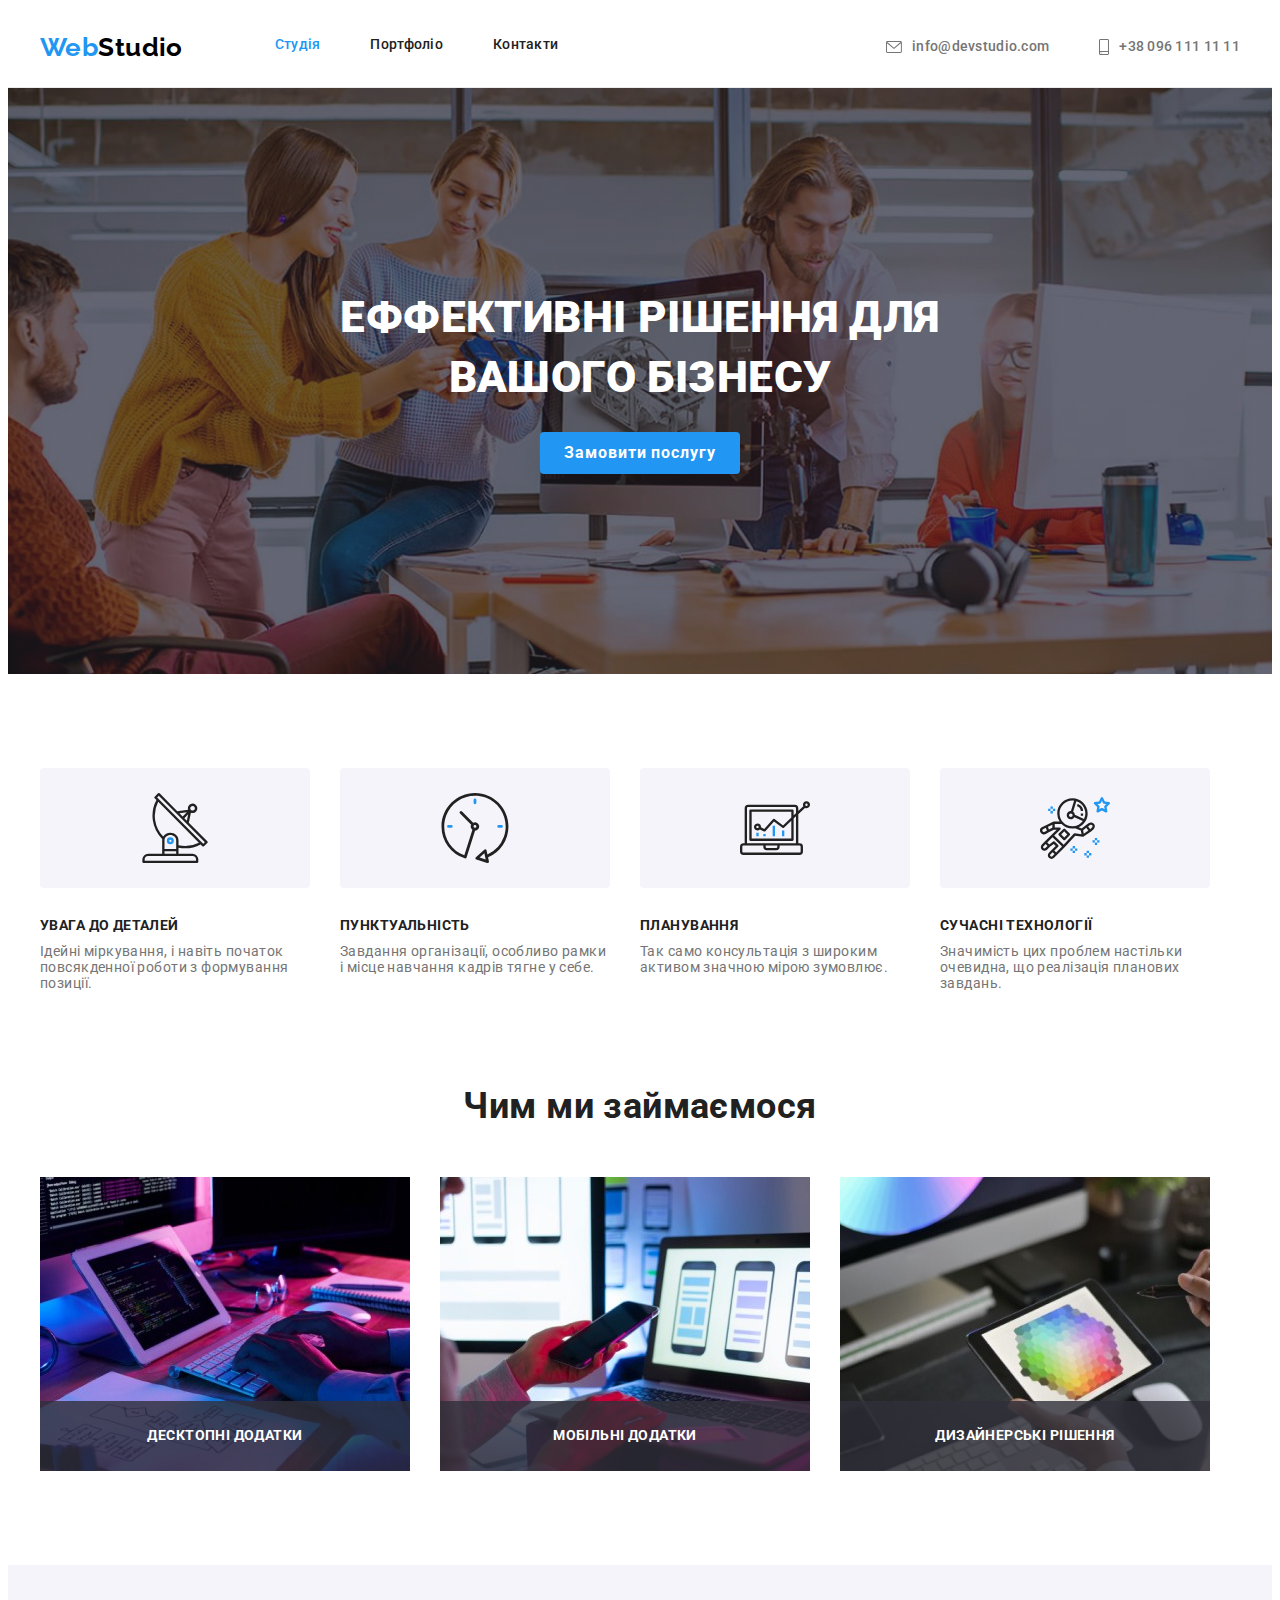
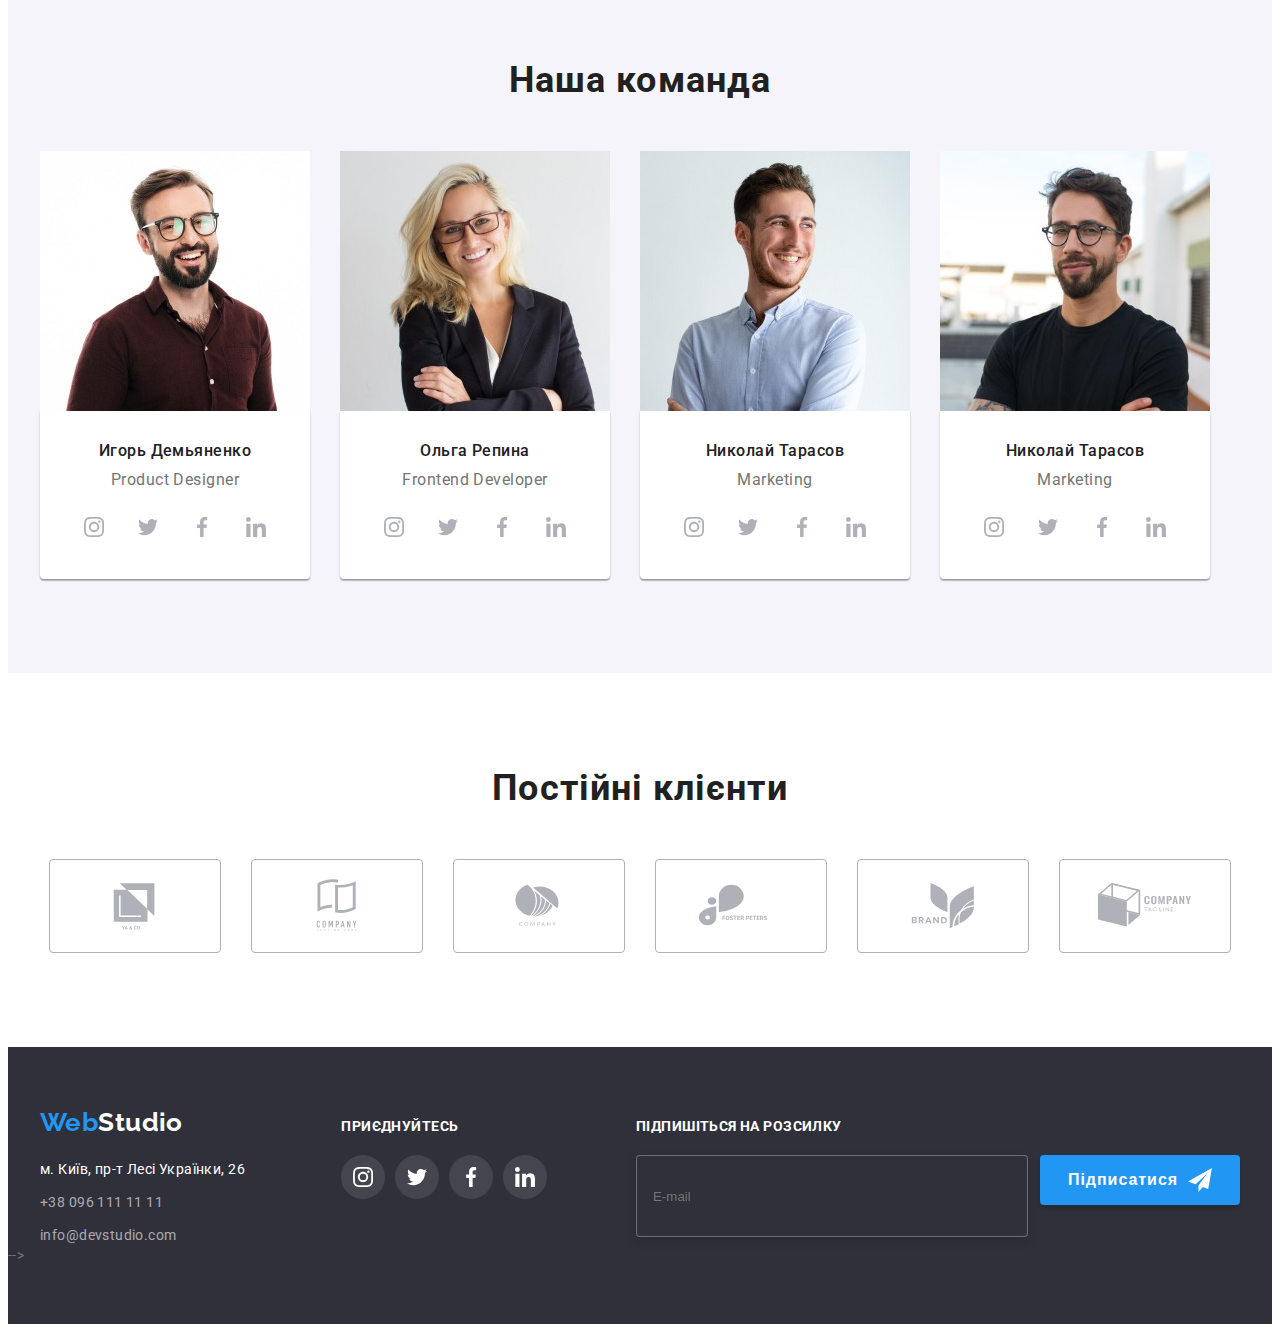
<file: index.html>
<!DOCTYPE html>
<html lang="uk">

<head>
  <meta charset="UTF-8" />
  <meta http-equiv="X-UA-Compatible" content="IE=edge" />
  <meta name="viewport" content="width=device-width, initial-scale=1.0" />
  <title>Студія</title>
  <link rel="stylesheet" href="https://cdnjs.cloudflare.com/ajax/libs/modern-normalize/1.1.0/modern-normalize.min.css"
    integrity="sha512-wpPYUAdjBVSE4KJnH1VR1HeZfpl1ub8YT/NKx4PuQ5NmX2tKuGu6U/JRp5y+Y8XG2tV+wKQpNHVUX03MfMFn9Q=="
    crossorigin="anonymous" referrerpolicy="no-referrer" />
  <link href="https://fonts.googleapis.com/css2?family=Raleway:wght@700&family=Roboto:wght@400;500;700;900&display=swap"
    rel="stylesheet" />
    <link rel="stylesheet" href="./css/main.min.css" />
  <!-- <link rel="stylesheet" href="./css/styles.css" /> -->
</head>

<body>
  <!--Header section-->
  <header class="header">
    <div class="container header-container">
      <nav class="nav">
        <a href="" class="nav__logo">Web<span class="nav__span">Studio</span></a>
        <button class="menu-button" type="button" aria-label="menu-open" data-menu-open>
          <svg class="mobile-svg" width="40" height="40">
            <use href="./images/icons.svg#icon-menu_40px"></use>
          </svg>
         </button>
         <!-- Mobile menu -->
         <div class="menu-overlay is-open" data-menu>
  <div class="menu-container">
    <nav class="mobile-nav">
    <button class="menu-btn" type="button" aria-label="menu-close" data-menu-close>
      <svg class="" width="40" height="40">
<use class="menu-close-icon" href="./images/icons.svg#icon-close_40px"></use></svg>
    </button>
    <ul class="mobile-list">
      <li class="mobile-list__item"><a class="mobile-list__link--current" href="./index.html">Студія</a></li>
      <li class="mobile-list__item"><a class="mobile-list__link" href="./portfolio.html">Портфоліо</a></li>
      <li class="mobile-list__item"><a class="mobile-list__link" href="">Контакти</a></li>
    </ul>
    </nav>
    <ul class="mobile-contact">
      <li class="mobile-contact__item">
        <a class="mobile-contact__list mobile-contact-blue" href="tel:+380961111111">+38 096 111 11 11</a>
      </li>
      <li class="mobile-contact__item">
        <a class="mobile-contact__list" href="mailto:info@devstudio.com">info@devstudio.com</a>
      </li>
    </ul>
    <ul class="mobile-social">
      <li class="mobile-social__item">
        <a class="mobile-social__link" href="">Instagram</a>
      </li>
      <li class="mobile-social__item">
        <a class="mobile-social__link" href="">Twitter</a>
      </li>
      <li class="mobile-social__item">
        <a class="mobile-social__link" href="">Facebook</a>
      </li>
      <li class="mobile-social__item">
        <a class="mobile-social__link" href="">LinkedIn</a>
      </li>
    </ul>
   </div> 
   </div>
   <!-- //// -->
        
        <ul class="nav__item">
          <li><a class="nav__link--current" href="./index.html">Студія</a></li>
          <li><a class="nav__link" href="./portfolio.html">Портфоліо</a></li>
          <li><a class="nav__link" href="">Контакти</a></li>
        </ul>
      </nav>
      <ul class="contacts">
        <li>
          <a class="contacts__contact" href="mailto:info@devstudio.com"><svg class="contacts__icon" width="16" height="12">
              <use href="./images/icons.svg#icon-mail"></use>
            </svg>info@devstudio.com</a>
        </li>
        <li>
          <a class="contacts__contact" href="tel:+380961111111"><svg class="contacts__icon" width="10" height="16">
              <use href="./images/icons.svg#icon-smartphone"></use>
            </svg>+38 096 111 11 11</a>
        </li>
      </ul>
    </div>
  </header>
  <!--hero-->
  <main>
    <section class="hero">
      <div class="container hero__container">
        <h1 class="hero__title">Еффективні рішення для вашого бізнесу</h1>
        <button data-modal-open class="button-one base-btn" type="button">Замовити послугу</button>
        <!-- Модальне Вікно -->
        <div class="backdrop is-hidden" data-modal>
          <div class="modal">
            <button class="modal-button" data-modal-close><svg class="modal-button__icon" width="18" height="18">
                <use href="./images/icons.svg#icon-closex"></use>
              </svg></button>
            <form class="register-form">
              <strong class="register-form-title">Залиште свої дані, ми вам передзвонимо</strong>
              <div class="register-form-group" role="group">
                <label class="register-form-wrap">
                  <span class="register-form-label">Ім'я</span>
                  <input class="register-form-input" type="text" />
                  <svg class="register-form-icon" width="18" height="18">
                    <use href="./images/icons.svg#icon-person"></use>
                  </svg>
                </label>
                <label class="register-form-wrap">
                  <span class="register-form-label">Телефон</span>
                  <input class="register-form-input" type="tel" />
                  <svg class="register-form-icon" width="18" height="18">
                    <use href="./images/icons.svg#icon-phone"></use>
                  </svg>
                </label>
                <label class="register-form-wrap">
                  <span class="register-form-label">Почта</span>
                  <input class="register-form-input" type="email" />
                  <svg class="register-form-icon" width="18" height="18">
                    <use href="./images/icons.svg#icon-mail"></use>
                  </svg>
                </label>
                <label class="register-form-wrap">
                  <span class="register-form-label">Коментар</span>
                  <textarea class="register-form-message" name="textarea" rows="6" placeholder="Введіть текст"></textarea>
                </label>
              </div>

              <label class="register-form-agreement">
                <input class="register-checkbox visualy-hidden" type="checkbox" name="agreement" />
                <svg class="register-icon" width="16" height="15">
                  <use class="register-icon-uncheck" href="./images/icons.svg#icon-uncheck"></use>
                  <use class="register-icon-check" href="./images/icons.svg#icon-check"></use>
                </svg>
                <span class="register-form-agreement-text">
                  Погоджуюся з розсилкою та приймаю
                  <a class="register-form-agreement-link" href="">Умови договору</a>
                </span>
              </label>
              <div class="btn-wrp">
                <button class="register-form-btn" type="submit">
                  Відправити
                </button>
              </div>
            </form>
          </div>
        </div>
      </div>
    </section>
    <!--Особливості-->
    <section class="section">
      <div class="container">
        <h2 class="visualy-hidden">Особливості</h2>
        <ul class="feature-list">
          <li class="feature-list__icon">
            <div class="thumb"><svg class="thumb_icon" width="70" height="70">
                <use href="./images/icons.svg#icon-antenna"></use>
              </svg></div>
            <h3 class="feature-list__title title">УВАГА ДО ДЕТАЛЕЙ</h3>
            <p class="feature-list__text">
              Ідейні міркування, і навіть початок 
              повсякденної роботи з формування 
              позиції.
            </p>
          </li>
          <li class="feature-list__icon">
            <div class="thumb"><svg class="thumb_icon" width="70" height="70">
                <use href="./images/icons.svg#icon-clock"></use>
              </svg></div>
            <h3 class="feature-list__title title">ПУНКТУАЛЬНІСТЬ</h3>
            <p class="feature-list__text">
              Завдання організації, особливо рамки 
              і місце навчання кадрів тягне у себе.
            </p>
          </li>
          <li class="feature-list__icon">
            <div class="thumb"><svg class="thumb-icon" width="70" height="70">
                <use href="./images/icons.svg#icon-diagram"></use>
              </svg></div>
            <h3 class="feature-list__title title">ПЛАНУВАННЯ</h3>
            <p class="feature-list__text">
              Так само консультація з широким 
              активом значною мірою зумовлює.
            </p>
          </li>
          <li class="feature-list__icon">
            <div class="thumb"><svg class="thumb-icon" width="70" height="70">
                <use href="./images/icons.svg#icon-astronaut"></use>
              </svg></div>
            <h3 class="feature-list__title title">СУЧАСНІ ТЕХНОЛОГІЇ</h3>
            <p class="feature-list__text">
              Значимість цих проблем настільки
              очевидна, що реалізація планових 
              завдань.
            </p>
          </li>
        </ul>
      </div>
    </section>
    <!--Чим_ми_займаємся-->
    <section class="section-one">
      <div class="container">
        <h2 class="section-one__title">Чим ми займаємося</h2>
        <ul class="work">
          <li>
            <div class="work__icon">
              <p class="work__app">Десктопні додатки</p>
            </div>
            <img 
            srcset="
            ./images/img-work-1-370.jpg 370w,
            ./images/img-work-1-370.jpg 740w,
            "
            src="./images/img-work-1-370.jpg" alt="programmer" width="370"
            sizes="(min-width: 1200px) 370px"/>
          </li>
          <li>
            <div class="work__icon">
              <p class="work__app">Мобільні додатки</p>
            </div>
            <img srcset="
            ./images/img-work-2-370.jpg 370w,
            ./images/img-work-2-370.jpg 740w,
            "
            src="./images/img-work-2-370.jpg" alt="programmer" width="370"
            sizes="(min-width: 1200px) 370px"/>
          </li>
          <li>
            <div class="work__icon">
              <p class="work__app">Дизайнерські рішення</p>
            </div>
            <img srcset="
            ./images/img-work-3-370.jpg 370w,
            ./images/img-work-3-370.jpg 740w,
            "
            src="./images/img-work-3-370.jpg" alt="programmer" width="370"
            sizes="(min-width: 1200px) 370px"/>
          </li>
        </ul>
      </div>
    </section>
    <!--Наша_команда-->
    <section class="section-team">
      <div class="container">
        <h2 class="section-team__title title">Наша команда</h2>
        <ul class="team">
          <li class="team__icon">
            <img 
            srcset="
            ./images/team/w/img-team-1-270.jpg 270w,
            ./images/team/w/img-team-1-354.jpg 354w,
            ./images/team/w/img-team-1-450.jpg 450w,
            ./images/team/w/img-team-1-708.jpg 708w,
            ./images/team/w/img-team-1-900.jpg 900w
          "
          sizes="(min-width: 1200px) 270px, (min-width: 768px) 354px, 100vw,"
          src="./images/team/w/img-team-1-270.jpg"
          width="450"
          height="260"
            alt="people"/>
            <div class="team-wrapper">
              <h3 class="team-wrapper__title title">Игорь Демьяненко</h3>
              <p class="team-wrapper__product" lang="en">Product Designer</p>
              <ul class="social">
                <li class="social__item"><a class="social__team" href="" target="_blank" rel="noopener noreferrer"
                    aria-label="instagram">
                    <svg class="social__icon" width="20" height="20">
                      <use href="./images/icons.svg#icon-instagram"></use>
                    </svg></a></li>
                <li><a class="social__team" href="" target="_blank" rel="noopener noreferrer" aria-label="instagram">
                    <svg class="social__icon" width="20" height="20">
                      <use href="./images/icons.svg#icon-twitter"></use>
                    </svg></a></li>
                <li><a class="social__team" href="" target="_blank" rel="noopener noreferrer" aria-label="instagram">
                    <svg class="social__icon" width="20" height="20">
                      <use href="./images/icons.svg#icon-facebook"></use>
                    </svg></a></li>
                <li><a class="social__team" href="" target="_blank" rel="noopener noreferrer" aria-label="instagram">
                    <svg class="social__icon" width="20" height="20">
                      <use href="./images/icons.svg#icon-linkedin"></use>
                    </svg></a></li>
              </ul>
            </div>
          </li>
          <li class="team__icon">
            <img 
            srcset="
            ./images/team/w/img-team-2-270.jpg 270w,
            ./images/team/w/img-team-2-354.jpg 354w,
            ./images/team/w/img-team-2-450.jpg 450w,
            ./images/team/w/img-team-2-708.jpg 708w,
            ./images/team/w/img-team-2-900.jpg 900w
          "
          sizes="(min-width: 1200px) 270px, (min-width: 768px) 354px, 100vw,"
          src="./images/team/w/img-team-2-270.jpg"
          width="450"
          height="260" alt="people"/>
            <div class="team-wrapper">
              <h3 class="team-wrapper__title title">Ольга Репина</h3>
              <p class="team-wrapper__product" lang="en">Frontend Developer</p>
              <ul class="social">
                <li class="social__item"><a class="social__team" href="" target="_blank" rel="noopener noreferrer"
                    aria-label="instagram">
                    <svg class="social__icon" width="20" height="20">
                      <use href="./images/icons.svg#icon-instagram"></use>
                    </svg></a></li>
                <li><a class="social__team" href="" target="_blank" rel="noopener noreferrer" aria-label="instagram">
                    <svg class="social__icon" width="20" height="20">
                      <use href="./images/icons.svg#icon-twitter"></use>
                    </svg></a></li>
                <li><a class="social__team" href="" target="_blank" rel="noopener noreferrer" aria-label="instagram">
                    <svg class="social__icon" width="20" height="20">
                      <use href="./images/icons.svg#icon-facebook"></use>
                    </svg></a></li>
                <li><a class="social__team" href="" target="_blank" rel="noopener noreferrer" aria-label="instagram">
                    <svg class="social__icon" width="20" height="20">
                      <use href="./images/icons.svg#icon-linkedin"></use>
                    </svg></a></li>
              </ul>
            </div>
          </li>
          <li class="team__icon">
            <img 
            srcset="
            ./images/team/w/img-team-3-270.jpg 270w,
            ./images/team/w/img-team-3-354.jpg 354w,
            ./images/team/w/img-team-3-450.jpg 450w,
            ./images/team/w/img-team-3-708.jpg 708w,
            ./images/team/w/img-team-3-900.jpg 900w
          "
          sizes="(min-width: 1200px) 270px, (min-width: 768px) 354px, 100vw,"
          src="./images/team/w/img-team-3-270.jpg"
          width="450"
          height="260" alt="people"/>
            <div class="team-wrapper">
              <h3 class="team-wrapper__title title">Николай Тарасов</h3>
              <p class="team-wrapper__product" lang="en">Marketing</p>
              <ul class="social">
                <li class="social__item"><a class="social__team" href="" target="_blank" rel="noopener noreferrer"
                    aria-label="instagram">
                    <svg class="social__icon" width="20" height="20">
                      <use href="./images/icons.svg#icon-instagram"></use>
                    </svg></a></li>
                <li><a class="social__team" href="" target="_blank" rel="noopener noreferrer" aria-label="instagram">
                    <svg class="social__icon" width="20" height="20">
                      <use href="./images/icons.svg#icon-twitter"></use>
                    </svg></a></li>
                <li><a class="social__team" href="" target="_blank" rel="noopener noreferrer" aria-label="instagram">
                    <svg class="social__icon" width="20" height="20">
                      <use href="./images/icons.svg#icon-facebook"></use>
                    </svg></a></li>
                <li><a class="social__team" href="" target="_blank" rel="noopener noreferrer" aria-label="instagram">
                    <svg class="social__icon" width="20" height="20">
                      <use href="./images/icons.svg#icon-linkedin"></use>
                    </svg></a></li>
              </ul>
            </div>
          </li>
          <li class="team__icon">
            <img 
            srcset="
            ./images/team/w/img-team-4-270.jpg 270w,
            ./images/team/w/img-team-4-354.jpg 354w,
            ./images/team/w/img-team-4-450.jpg 450w,
            ./images/team/w/img-team-4-708.jpg 708w,
            ./images/team/w/img-team-4-900.jpg 900w
          "
          sizes="(min-width: 1200px) 270px, (min-width: 768px) 354px, 100vw,"
          src="./images/team/w/img-team-4-270.jpg"
          width="450"
          height="260" alt="people"/>
          <div class="team-wrapper">
            <h3 class="team-wrapper__title title">Николай Тарасов</h3>
            <p class="team-wrapper__product" lang="en">Marketing</p>
            <ul class="social">
              <li class="social__item"><a class="social__team" href="" target="_blank" rel="noopener noreferrer"
                  aria-label="instagram">
                  <svg class="social__icon" width="20" height="20">
                    <use href="./images/icons.svg#icon-instagram"></use>
                  </svg></a></li>
              <li><a class="social__team" href="" target="_blank" rel="noopener noreferrer" aria-label="instagram">
                  <svg class="social__icon" width="20" height="20">
                    <use href="./images/icons.svg#icon-twitter"></use>
                  </svg></a></li>
              <li><a class="social__team" href="" target="_blank" rel="noopener noreferrer" aria-label="instagram">
                  <svg class="social__icon" width="20" height="20">
                    <use href="./images/icons.svg#icon-facebook"></use>
                  </svg></a></li>
              <li><a class="social__team" href="" target="_blank" rel="noopener noreferrer" aria-label="instagram">
                  <svg class="social__icon" width="20" height="20">
                    <use href="./images/icons.svg#icon-linkedin"></use>
                  </svg></a></li>
            </ul>
          </div>
        </li>
      </ul>
    </div>
  </section>
    <!-- Постійні клієнти -->
    <section class="section-icon">
      <div class="container">
        <h2 class="section__title title">Постійні клієнти</h2>
        <ul class="company">
          <li><a class="company__item" href="" target="_blank" rel="noopener noreferrer"><svg class="company__icon" width="106"
                height="60">
                <use href="./images/icons.svg#icon-logo-1"></use>
              </svg></a></li>
          <li><a class="company__item" href="" target="_blank" rel="noopener noreferrer"><svg class="company__icon" width="106"
                height="60">
                <use href="./images/icons.svg#icon-logo-2"></use>
              </svg></a></li>
          <li><a class="company__item" href="" target="_blank" rel="noopener noreferrer"><svg class="company__icon" width="106"
                height="60">
                <use href="./images/icons.svg#icon-logo-3"></use>
              </svg></a></li>
          <li><a class="company__item" href="" target="_blank" rel="noopener noreferrer"><svg class="company__icon" width="106"
                height="60">
                <use href="./images/icons.svg#icon-logo-4"></use>
              </svg></a></li>
          <li><a class="company__item" href="" target="_blank" rel="noopener noreferrer"><svg class="company__icon" width="106"
                height="60">
                <use href="./images/icons.svg#icon-logo-5"></use>
              </svg></a></li>
          <li><a class="company__item" href="" target="_blank" rel="noopener noreferrer"><svg class="company__icon" width="106"
                height="60">
                <use href="./images/icons.svg#icon-logo-6"></use>
              </svg></a></li>
        </ul>
      </div>
    </section>
  </main>
  <!--Підвал-->
  <footer class="footer">
    <div class="container footer-contact">
      <div class="footer-one">
        <a href="" class="footer__logo-footer">Web<span class="footer__span-footer">Studio</span></a>
        <address class="address">
          <ul class="contact-footer">
            <li>
              <a class="contact-footer__link-map" href="https://goo.gl/maps/sx9XBkgbLeAh2KCX8" target="_blank"
                rel="noopener noreferrer">м. Київ, пр-т Лесі Українки, 26</a>
            </li>
            <li>
              <a class="contact-footer__contact" href="tel:+380961111111">+38 096 111 11 11</a>
            </li>
            <li>
              <a class="contact-footer__contact" href="mailto:info@devstudio.com">info@devstudio.com</a>
            </li>
          </ul>
        </address>
      </div>
      <div class="footer-two">
        <h4 class="footer-two__social-links">приєднуйтесь</h4>
        <ul class="social-footer">
          <li><a class="social-footer__link" href="" target="_blank" rel="noopener noreferrer"
              aria-label="instagram">
              <svg class="social__icon" width="20" height="20">
                <use href="./images/icons.svg#icon-instagram"></use>
              </svg></a></li>
          <li><a class="social-footer__link" href="" target="_blank" rel="noopener noreferrer"
              aria-label="instagram">
              <svg class="social__icon" width="20" height="20">
                <use href="./images/icons.svg#icon-twitter"></use>
              </svg></a></li>
          <li><a class="social-footer__link" href="" target="_blank" rel="noopener noreferrer"
              aria-label="instagram">
              <svg class="social__icon" width="20" height="20">
                <use href="./images/icons.svg#icon-facebook"></use>
              </svg></a></li>
          <li><a class="social-footer__link" href="" target="_blank" rel="noopener noreferrer"
              aria-label="instagram">
              <svg class="social__icon" width="20" height="20">
                <use href="./images/icons.svg#icon-linkedin"></use>
              </svg></a></li>
        </ul>
      </div>
      <!-- Footer form -->
      <form class="footer-three">
        <h4 class="footer-three_text">Підпишіться на розсилку</h4>
        <span class="footer-wrp">
          <label class="footer-label">
            <input class="footer-label__input" type="email" placeholder="E-mail">
          </label>
          <button class="footer-btn" type="submit">
            Підписатися
            <svg class="footer-btn__icon" width="24" height="24">
              <use href="./images/icons.svg#icon-send"></use>
            </svg>
          </button>
        </span>
      </form>
    </div> -->
  </footer>
  <script src="./js/modal.js"></script>
  <script src="./js/menu.js" ></script>
</body>

</html>
</file>
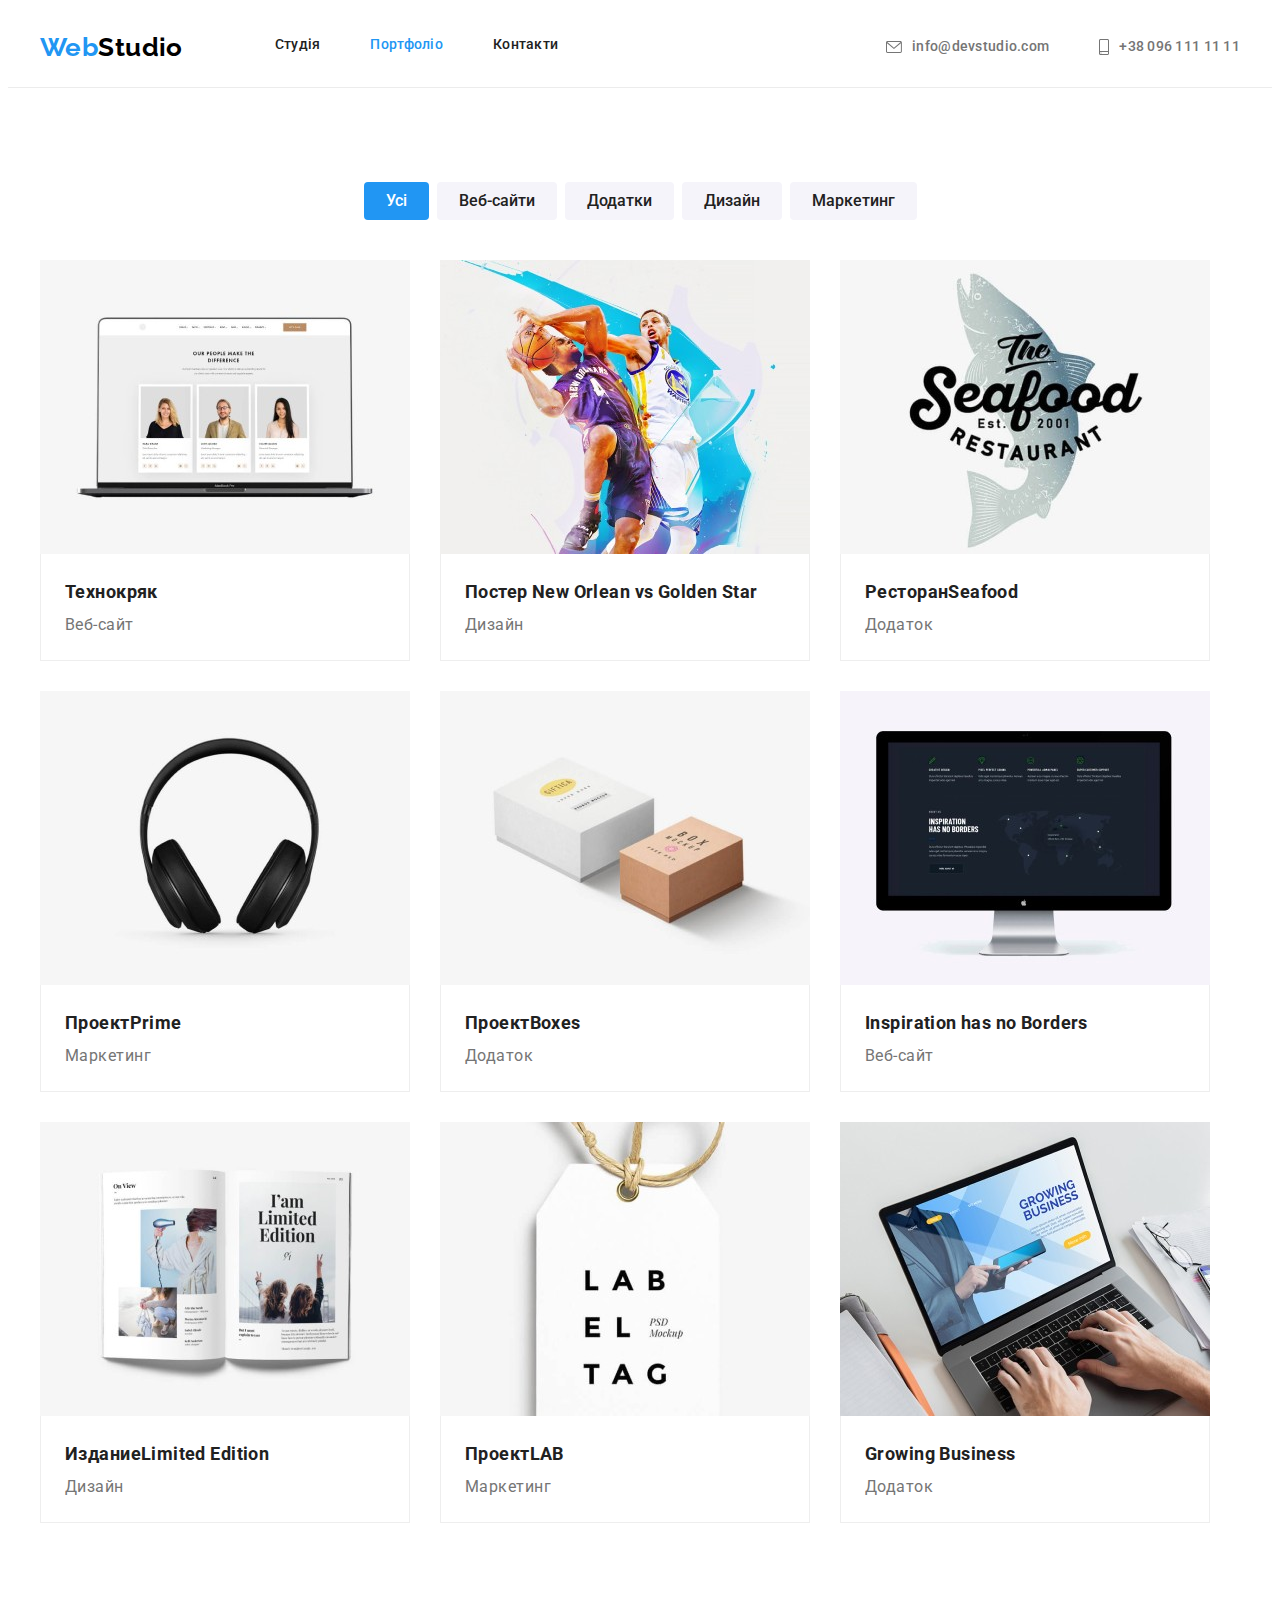
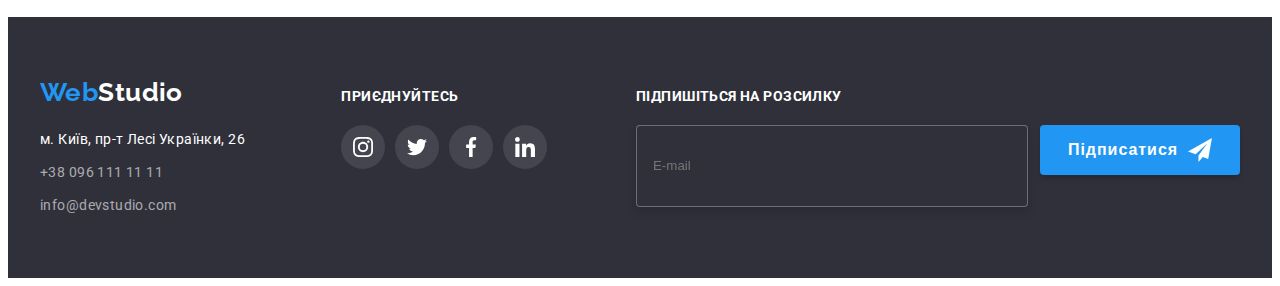
<file: portfolio.html>
<!DOCTYPE html>
<html lang="uk">

<head>
  <meta charset="UTF-8" />
  <meta http-equiv="X-UA-Compatible" content="IE=edge" />
  <meta name="viewport" content="width=device-width, initial-scale=1.0" />
  <title>Портфоліо</title>
  <link rel="stylesheet" href="https://cdnjs.cloudflare.com/ajax/libs/modern-normalize/1.1.0/modern-normalize.min.css"
    integrity="sha512-wpPYUAdjBVSE4KJnH1VR1HeZfpl1ub8YT/NKx4PuQ5NmX2tKuGu6U/JRp5y+Y8XG2tV+wKQpNHVUX03MfMFn9Q=="
    crossorigin="anonymous" referrerpolicy="no-referrer" />
  <link href="https://fonts.googleapis.com/css2?family=Raleway:wght@700&family=Roboto:wght@400;500;700;900&display=swap"
    rel="stylesheet">
    <link rel="stylesheet" href="./css/main.min.css">
  <!-- <link rel="stylesheet" href="./css/styles.css"> -->
</head>

<body>
  <!--Верхня_лінія-->
  <header class="header">
    <div class="container header-container">
      <nav class="nav">
        <a href="" class="nav__logo">Web<span class="nav__span">Studio</span></a>
        <button class="menu-button" type="button" aria-label="menu-open" data-menu-open>
          <svg class="mobile-svg" width="40" height="40">
            <use href="./images/icons.svg#icon-menu_40px"></use>
          </svg>
         </button>
         <!-- Mobile menu -->
         <div class="menu-overlay is-open" data-menu>
  <div class="menu-container">
    <nav class="mobile-nav">
    <button class="menu-btn" type="button" aria-label="menu-close" data-menu-close>
      <svg class="" width="40" height="40">
<use class="menu-close-icon" href="./images/icons.svg#icon-close_40px"></use></svg>
    </button>
    <ul class="mobile-list">
      <li class="mobile-list__item"><a class="mobile-list__link" href="./index.html">Студія</a></li>
      <li class="mobile-list__item"><a class="mobile-list__link--current" href="./portfolio.html">Портфоліо</a></li>
      <li class="mobile-list__item"><a class="mobile-list__link" href="">Контакти</a></li>
    </ul>
    </nav>
    <ul class="mobile-contact">
      <li class="mobile-contact__item">
        <a class="mobile-contact__list mobile-contact-blue" href="tel:+380961111111">+38 096 111 11 11</a>
      </li>
      <li class="mobile-contact__item">
        <a class="mobile-contact__list" href="mailto:info@devstudio.com">info@devstudio.com</a>
      </li>
    </ul>
    <ul class="mobile-social">
      <li class="mobile-social__item">
        <a class="mobile-social__link" href="">Instagram</a>
      </li>
      <li class="mobile-social__item">
        <a class="mobile-social__link" href="">Twitter</a>
      </li>
      <li class="mobile-social__item">
        <a class="mobile-social__link" href="">Facebook</a>
      </li>
      <li class="mobile-social__item">
        <a class="mobile-social__link" href="">LinkedIn</a>
      </li>
    </ul>
   </div> 
   </div>
   <!-- //// -->
        <ul class="nav__item">
          <li><a class="nav__link" href="./index.html">Студія</a></li>
          <li><a class="nav__link--current" href="./portfolio.html">Портфоліо</a></li>
          <li><a class="nav__link" href="">Контакти</a></li>
        </ul>
      </nav>
      <ul class="contacts">
        <li>
          <a class="contacts__contact" href="mailto:info@devstudio.com"><svg class="contacts__icon" width="16" height="12">
              <use href="./images/icons.svg#icon-mail"></use>
            </svg>info@devstudio.com</a>
        </li>
        <li>
          <a class="contacts__contact" href="tel:+380961111111"><svg class="contacts__icon" width="10" height="16">
              <use href="./images/icons.svg#icon-smartphone"></use>
            </svg>+38 096 111 11 11</a>
        </li>
      </ul>
    </div>
  </header>
  <!--Герой-->
  <main class="main">
    <section class="section-two">
    <div class="container">
        <ul class="list">
          <li class="section-two__button-two"> <button class="button-current base-btn" type="button">Усі</button></li>
          <li class="section-two__button-two"> <button class="button base-btn" type="button">Веб-сайти</button></li>
          <li class="section-two__button-two"> <button class="button base-btn" type="button">Додатки</button></li>
          <li class="section-two__button-two"> <button class="button base-btn" type="button">Дизайн</button></li>
          <li class="section-two__button-two"> <button class="button base-btn" type="button">Маркетинг</button></li>
        </ul>
        <h1 class="visualy-hidden">Портфоліо бізнес послуг</h1>
        <ul class="list-icon">
          <li><a class="real-work" href="" target="_blank" rel="noopener noreferrer">
              <div class="product-img"><img class="real-work__img"
                srcset="
                      ./images/portfolio/w/img-portfolio-1-354.jpg 354w,
                      ./images/portfolio/w/img-portfolio-1-370.jpg 370w,
                      ./images/portfolio/w/img-portfolio-1-450.jpg 450w,
                      ./images/portfolio/w/img-portfolio-1-708.jpg 708w,
                      ./images/portfolio/w/img-portfolio-1-740.jpg 740w,
                      ./images/portfolio/w/img-portfolio-1-900.jpg 900w
                    "
                    sizes="(min-width: 1200px) 370px, (min-width: 768px) 354px, 100vw,"
                    src="./images/portfolio/w/img-portfolio-1-370.jpg"
                    width="450"
                    height="260"
                alt="Веб-сайт"/>
                <div class="overlay">
                  <p class="overlay__action">Ресурс пропонує комплексні пропозиції з різним рівнем функціоналу та
                    сервісів. Все це дозволить відвідувачу отримати вичерпні відомості про компанію чи приватну особу.
                  </p>
                </div>
              </div>
              <div class="product-wrapper">
                <h2 class="product-wrapper__title title">Технокряк</h2>
                <p class="product-wrapper__title-product">Веб-сайт</p>
              </div>
            </a>
          </li>
          <li><a class="real-work" href="" target="_blank" rel="noopener noreferrer">
              <img class="real-work__img"
              srcset="
                      ./images/portfolio/w/img-portfolio-2-354.jpg 354w,
                      ./images/portfolio/w/img-portfolio-2-370.jpg 370w,
                      ./images/portfolio/w/img-portfolio-2-450.jpg 450w,
                      ./images/portfolio/w/img-portfolio-2-708.jpg 708w,
                      ./images/portfolio/w/img-portfolio-2-740.jpg 740w,
                      ./images/portfolio/w/img-portfolio-2-900.jpg 900w
                    "
                    sizes="(min-width: 1200px) 370px, (min-width: 768px) 354px, 100vw,"
                    src="./images/portfolio/w/img-portfolio-2-370.jpg"
                    width="450"
                    height="260"
                alt="Постер NBA"/>
              <div class="product-wrapper">
                <h2 class="product-wrapper__title title">Постер<span lang="en"> New Orlean vs Golden Star</span></h2>
                <p class="product-wrapper__title-product">Дизайн</p>
              </div>
            </a>
          </li>
          <li><a class="real-work" href="" target="_blank" rel="noopener noreferrer">
              <img class="real-work__img"
              srcset="
                      ./images/portfolio/w/img-portfolio-3-354.jpg 354w,
                      ./images/portfolio/w/img-portfolio-3-370.jpg 370w,
                      ./images/portfolio/w/img-portfolio-3-450.jpg 450w,
                      ./images/portfolio/w/img-portfolio-3-708.jpg 708w,
                      ./images/portfolio/w/img-portfolio-3-740.jpg 740w,
                      ./images/portfolio/w/img-portfolio-3-900.jpg 900w
                    "
                    sizes="(min-width: 1200px) 370px, (min-width: 768px) 354px, 100vw,"
                    src="./images/portfolio/w/img-portfolio-3-370.jpg"
                    width="450"
                    height="260"
               alt="логотип Seafood"/>
              <div class="product-wrapper">
                <h2 class="product-wrapper__title title">Ресторан<span lang="en">Seafood</span></h2>
                <p class="product-wrapper__title-product">Додаток</p>
              </div>
            </a>
          </li>
          <li><a class="real-work" href="" target="_blank" rel="noopener noreferrer">
              <img class="real-work__img"
              srcset="
                      ./images/portfolio/w/img-portfolio-4-354.jpg 354w,
                      ./images/portfolio/w/img-portfolio-4-370.jpg 370w,
                      ./images/portfolio/w/img-portfolio-4-450.jpg 450w,
                      ./images/portfolio/w/img-portfolio-4-708.jpg 708w,
                      ./images/portfolio/w/img-portfolio-4-740.jpg 740w,
                      ./images/portfolio/w/img-portfolio-4-900.jpg 900w
                    "
                    sizes="(min-width: 1200px) 370px, (min-width: 768px) 354px, 100vw,"
                    src="./images/portfolio/w/img-portfolio-4-370.jpg"
                    width="450"
                    height="260"
               alt="Наушники"/>
              <div class="product-wrapper">
                <h2 class="product-wrapper__title title">Проект<span lang="en">Prime</span></h2>
                <p class="product-wrapper__title-product">Маркетинг</p>
              </div>
            </a>
          </li>
          <li><a class="real-work" href="" target="_blank" rel="noopener noreferrer">
              <img class="real-work__img"
              srcset="
                      ./images/portfolio/w/img-portfolio-5-354.jpg 354w,
                      ./images/portfolio/w/img-portfolio-5-370.jpg 370w,
                      ./images/portfolio/w/img-portfolio-5-450.jpg 450w,
                      ./images/portfolio/w/img-portfolio-5-708.jpg 708w,
                      ./images/portfolio/w/img-portfolio-5-740.jpg 740w,
                      ./images/portfolio/w/img-portfolio-5-900.jpg 900w
                    "
                    sizes="(min-width: 1200px) 370px, (min-width: 768px) 354px, 100vw,"
                    src="./images/portfolio/w/img-portfolio-5-370.jpg"
                    width="450"
                    height="260"
               alt="Коробка"/>
              <div class="product-wrapper">
                <h2 class="product-wrapper__title title">Проект<span lang="en">Boxes</span></h2>
                <p class="product-wrapper__title-product">Додаток</p>
              </div>
            </a>
          </li>
          <li><a class="real-work" href="" target="_blank" rel="noopener noreferrer">
              <img class="real-work__img"
              srcset="
                      ./images/portfolio/w/img-portfolio-6-354.jpg 354w,
                      ./images/portfolio/w/img-portfolio-6-370.jpg 370w,
                      ./images/portfolio/w/img-portfolio-6-450.jpg 450w,
                      ./images/portfolio/w/img-portfolio-6-708.jpg 708w,
                      ./images/portfolio/w/img-portfolio-6-740.jpg 740w,
                      ./images/portfolio/w/img-portfolio-6-900.jpg 900w
                    "
                    sizes="(min-width: 1200px) 370px, (min-width: 768px) 354px, 100vw,"
                    src="./images/portfolio/w/img-portfolio-6-370.jpg"
                    width="450"
                    height="260"
               alt="Веб-сайт"/>
              <div class="product-wrapper">
                <h2 class="product-wrapper__title title" lang="en">Inspiration has no Borders</h2>
                <p class="product-wrapper__title-product">Веб-сайт</p>
              </div>
            </a>
          </li>
          <li><a class="real-work" href="" target="_blank" rel="noopener noreferrer">
              <img class="real-work__img"
              srcset="
                      ./images/portfolio/w/img-portfolio-7-354.jpg 354w,
                      ./images/portfolio/w/img-portfolio-7-370.jpg 370w,
                      ./images/portfolio/w/img-portfolio-7-450.jpg 450w,
                      ./images/portfolio/w/img-portfolio-7-708.jpg 708w,
                      ./images/portfolio/w/img-portfolio-7-740.jpg 740w,
                      ./images/portfolio/w/img-portfolio-7-900.jpg 900w
                    "
                    sizes="(min-width: 1200px) 370px, (min-width: 768px) 354px, 100vw,"
                    src="./images/portfolio/w/img-portfolio-7-370.jpg"
                    width="450"
                    height="260"
               alt="Книга"/>
              <div class="product-wrapper">
                <h2 class="product-wrapper__title title">Издание<span lang="en">Limited Edition</span></h2>
                <p class="product-wrapper__title-product">Дизайн</p>
              </div>
            </a>
          </li>
          <li><a class="real-work" href="" target="_blank" rel="noopener noreferrer">
              <img class="real-work__img"
              srcset="
                      ./images/portfolio/w/img-portfolio-8-354.jpg 354w,
                      ./images/portfolio/w/img-portfolio-8-370.jpg 370w,
                      ./images/portfolio/w/img-portfolio-8-450.jpg 450w,
                      ./images/portfolio/w/img-portfolio-8-708.jpg 708w,
                      ./images/portfolio/w/img-portfolio-8-740.jpg 740w,
                      ./images/portfolio/w/img-portfolio-8-900.jpg 900w
                    "
                    sizes="(min-width: 1200px) 370px, (min-width: 768px) 354px, 100vw,"
                    src="./images/portfolio/w/img-portfolio-8-370.jpg"
                    width="450"
                    height="260"
               alt="Купон Lab el tag"/>
              <div class="product-wrapper">
                <h2 class="product-wrapper__title title">Проект<span lang="en">LAB</span></h2>
                <p class="product-wrapper__title-product">Маркетинг</p>
              </div>
            </a>
          </li>
          <li><a class="real-work" href="" target="_blank" rel="noopener noreferrer">
            <img class="real-work__img"
            srcset="
            ./images/portfolio/w/img-portfolio-9-354.jpg 354w,
            ./images/portfolio/w/img-portfolio-9-370.jpg 370w,
            ./images/portfolio/w/img-portfolio-9-450.jpg 450w,
            ./images/portfolio/w/img-portfolio-9-708.jpg 708w,
            ./images/portfolio/w/img-portfolio-9-740.jpg 740w,
            ./images/portfolio/w/img-portfolio-9-900.jpg 900w
          "
          sizes="(min-width: 1200px) 370px, (min-width: 768px) 354px, 100vw,"
          src="./images/portfolio/w/img-portfolio-9-370.jpg"
          width="450"
          height="260"
                alt="Ноутбук" />
              <div class="product-wrapper">
                <h2 class="product-wrapper__title title" lang="en">Growing Business</h2>
                <p class="product-wrapper__title-product">Додаток</p>
              </div>
            </a>
          </li>
        </ul>
        </div>
      </section>
  </main>
  <!--Підвал-->
  <footer class="footer">
    <div class="container footer-contact">
      <div class="footer-one">
        <a href="" class="footer__logo-footer">Web<span class="footer__span-footer">Studio</span></a>
        <address class="address">
          <ul class="contact-footer">
            <li class="">
              <a class="contact-footer__link-map" href="https://goo.gl/maps/sx9XBkgbLeAh2KCX8" target="_blank"
                rel="noopener noreferrer">м. Київ, пр-т Лесі Українки, 26</a>
            </li>
            <li class="">
              <a class="contact-footer__contact" href="tel:+380961111111">+38 096 111 11 11</a>
            </li>
            <li class="">
              <a class="contact-footer__contact" href="mailto:info@devstudio.com">info@devstudio.com</a>
            </li>
          </ul>
        </address>
      </div>
      <div class="footer-two">
        <h4 class="footer-two__social-links">приєднуйтесь</h4>
        <ul class="social-footer">
          <li><a class="social-footer__link" href="" target="_blank" rel="noopener noreferrer"
              aria-label="instagram">
              <svg class="social__icon" width="20" height="20">
                <use href="./images/icons.svg#icon-instagram"></use>
              </svg></a></li>
          <li><a class="social-footer__link" href="" target="_blank" rel="noopener noreferrer"
              aria-label="instagram">
              <svg class="social__icon" width="20" height="20">
                <use href="./images/icons.svg#icon-twitter"></use>
              </svg></a></li>
          <li><a class="social-footer__link" href="" target="_blank" rel="noopener noreferrer"
              aria-label="instagram">
              <svg class="social__icon" width="20" height="20">
                <use href="./images/icons.svg#icon-facebook"></use>
              </svg></a></li>
          <li><a class="social-footer__link" href="" target="_blank" rel="noopener noreferrer"
              aria-label="instagram">
              <svg class="social__icon" width="20" height="20">
                <use href="./images/icons.svg#icon-linkedin"></use>
              </svg></a></li>
        </ul>
      </div>
      <!-- Footer form -->
      <form class="footer-three">
        <h4 class="footer-three_text">Підпишіться на розсилку</h4>
        <span class="footer-wrp">
          <label class="footer-label">
            <input class="footer-label__input" type="email" placeholder="E-mail">
          </label>
          <button class="footer-btn" type="submit">
            Підписатися
            <svg class="footer-btn__icon" width="24" height="24">
              <use href="./images/icons.svg#icon-send"></use>
            </svg>
          </button>
        </span>
      </form>
    </div>
  </footer>
  <script src="./js/menu.js" ></script>
</body>

</html>
</file>
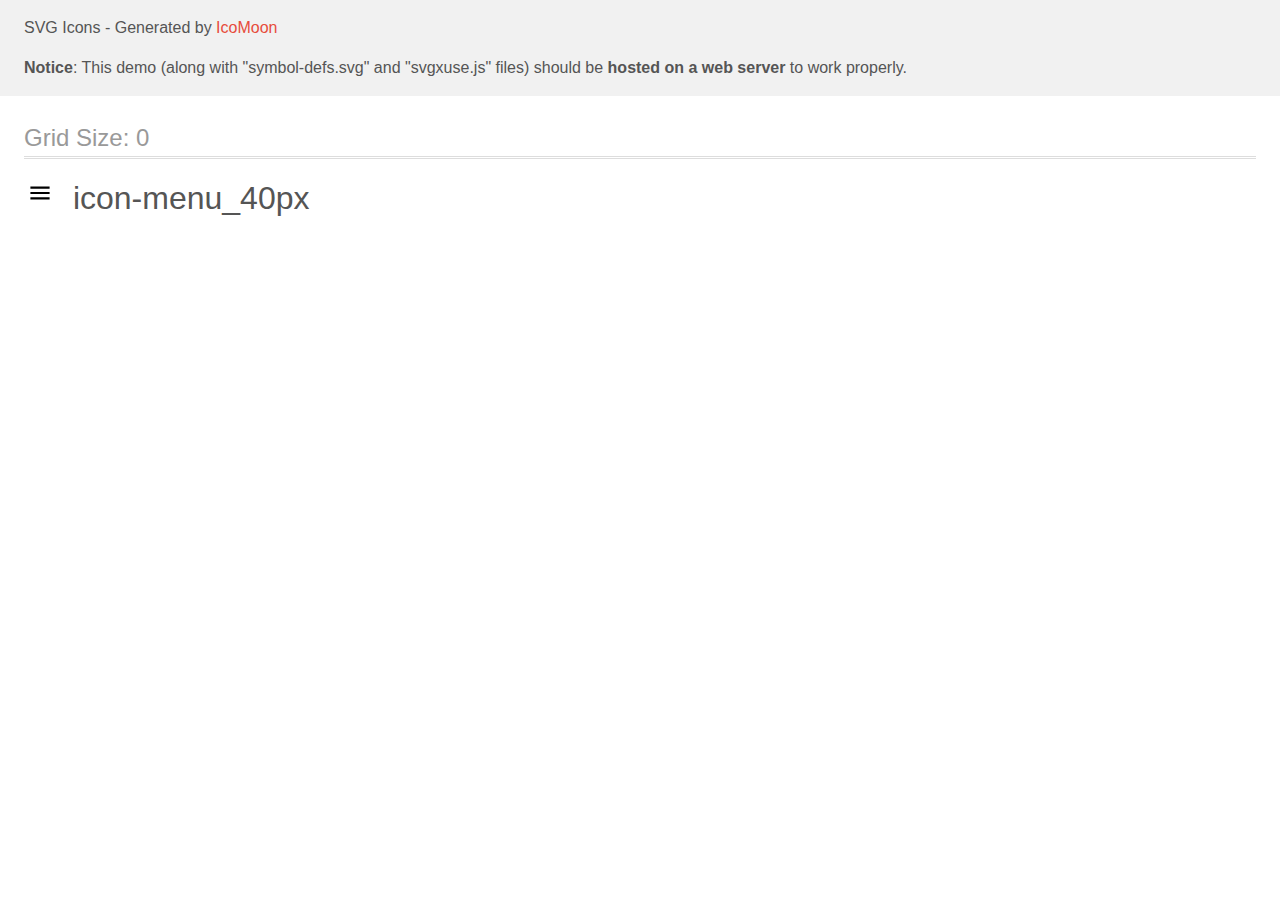
<file: icons/demo-external-svg.html>
<!doctype html>
<html>
<head>
    <title>IcoMoon - SVG Icons</title>
    <meta charset="utf-8">
    <meta name="viewport" content="width=device-width, initial-scale=1">
    <link rel="stylesheet" href="demo-files/demo.css">
    <link rel="stylesheet" href="style.css">
</head>
<body>
<header class="bgc1 clearfix">
<div class="mhl">
    <p>SVG Icons - Generated by <a href="https://icomoon.io/app">IcoMoon</a></p><p><strong>Notice</strong>: This demo (along with "symbol-defs.svg" and "svgxuse.js" files) should be <b>hosted on a web server</b> to work properly.</p>
</div>
</header>
    <div class="clearfix mhl ptl">
        <h1 class="mvm mtn fgc1">Grid Size: 0</h1>
        <div class="glyph fs1">
            <div class="clearfix pbs">
                <svg class="icon-menu_40px"><use xlink:href="symbol-defs.svg#icon-menu_40px"></use></svg><span class="name"> icon-menu_40px</span>
            </div>
        </div>
  </div>
<script defer src="svgxuse.js"></script>
</body>
</html>
</file>
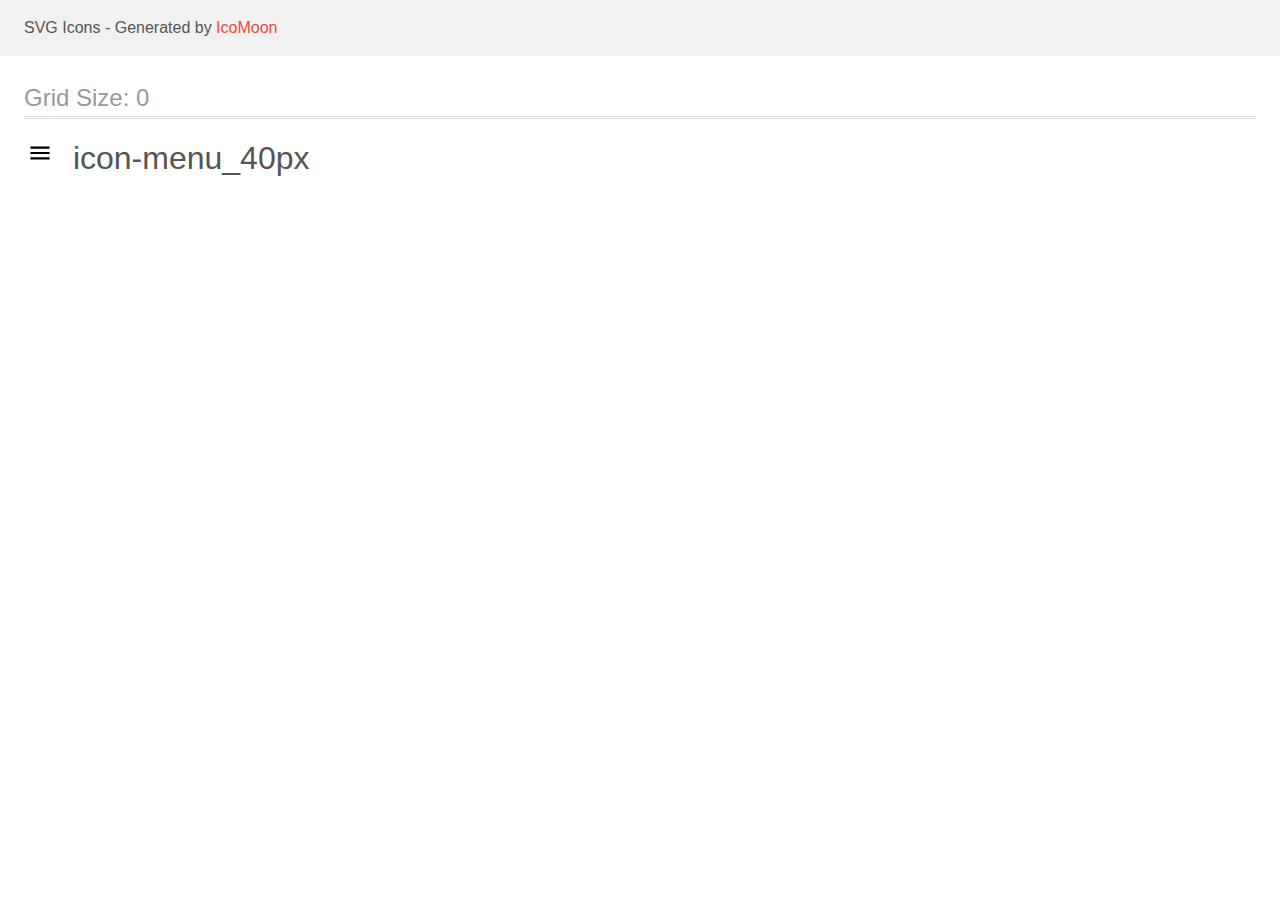
<file: icons/demo.html>
<!doctype html>
<html>
<head>
    <title>IcoMoon - SVG Icons</title>
    <meta charset="utf-8">
    <meta name="viewport" content="width=device-width, initial-scale=1">
    <link rel="stylesheet" href="demo-files/demo.css">
    <link rel="stylesheet" href="style.css">
</head>
<body>
<svg aria-hidden="true" style="position: absolute; width: 0; height: 0; overflow: hidden;" version="1.1" xmlns="http://www.w3.org/2000/svg" xmlns:xlink="http://www.w3.org/1999/xlink">
<defs>
<symbol id="icon-menu_40px" viewBox="0 0 32 32">
<path d="M6.4 11.733v-2.133h19.2v2.133h-19.2zM6.4 17.067h19.2v-2.133h-19.2v2.133zM6.4 22.4h19.2v-2.133h-19.2v2.133z"></path>
</symbol>
</defs>
</svg>

<header class="bgc1 clearfix">
<div class="mhl">
    <p>SVG Icons - Generated by <a href="https://icomoon.io/app">IcoMoon</a></p>
</div>
</header>
    <div class="clearfix mhl ptl">
        <h1 class="mvm mtn fgc1">Grid Size: 0</h1>
        <div class="glyph fs1">
            <div class="clearfix pbs">
                <svg class="icon-menu_40px"><use xlink:href="#icon-menu_40px"></use></svg><span class="name"> icon-menu_40px</span>
            </div>
        </div>
  </div>
<script defer src="svgxuse.js"></script>
</body>
</html>
</file>
<file: css/styles.css>
/* :root {
    --primary-text-color: #757575;
    --title-text-color: #212121;
    --accent-color: #2196f3;
    --premary-white-color: #ffffff;
    --accent-shadow-color: #188ce8;
    --secondary-backgruond-color: #f5f4fa;
    --primary-transition: 250ms cubic-bezier(0.4, 0, 0.2, 1);
} */

/* body {
    color: #757575;
    font-family: "Roboto", sans-serif;
    background-color: var(--premary-white-color);
    letter-spacing: 0.03em;
    font-size: 14px;
    line-height: 1.14;
} */

/* Частковий ресет стилей браузера*/
/* a {
    text-decoration: none;
    color: currentColor;
}

h1,
h2,
h3,
h4,
h5,
h6,
p {
    margin: 0;
}

ul,
ol {
    list-style: none;
    padding: 0;
    margin: 0;
} */

/* Верхняя линия*/
/* .container {
    margin-right: auto;
    margin-left: auto;
    width: 1200px;
    padding-right: 15px;
    padding-left: 15px;
} */

/* .header {
    border-bottom: 1px solid #ececec;
    padding-top: 24px;
    padding-bottom: 24px;
}

.header-container {
    display: flex;
    align-items: center;
} */

/* .nav {
    display: flex;
    align-items: center;
    display: flex;
}

.nav__logo {
    margin-right: 93px;
    color: #2196f3;
    font-family: "Raleway", sans-serif;
    font-weight: 700;
    font-size: 26px;
    line-height: 1.19;
    text-decoration: none;
}

.nav__logo .nav-span {
    color: #000000;
}

.nav__logo:hover {
    color: #2196f3;
}

.nav__item {
    display: flex;
    font-weight: 500;
    letter-spacing: 0.02em;
    text-decoration: none;
    gap: 50px;
}

.nav__item .nav__link--current {
    color: #2196f3;
    text-decoration: none;
}

.nav__link--current::after {
    position: relative;
    opacity: 0;
    content: "";
    display: flex;
    bottom: 0px;

    top: 32px;
    left: 50%;
    transform: translate(-50%, -50%);

    height: 4px;
    border-radius: 2px;
    background-color: #2196f3;
    transition: color var(--primary-transition);
    overflow: hidden;
}

.nav__link--current:hover::after {
    opacity: 1;
}

.nav__link:last-child {
    margin-right: 0;
}

.nav__item .nav__link {
    color: #212121;
    font-weight: 500;
    letter-spacing: 0.02em;
    text-decoration: none;
    transition: color var(--primary-transition);
    overflow: hidden;
}

.nav__item .nav__link:hover,
.nav__item .nav__link:focus {
    color: #2196f3;
} */

/* Contacts */
/* .contacts {
    display: flex;
    margin-left: auto;
    gap: 50px;
}

.item:last-child {
    margin-bottom: 0;
}

.contacts .contacts__contact {
    color: #757575;
    text-decoration: none;
    font-weight: 500;
    letter-spacing: 0.02em;
    display: flex;
    align-items: center;
    transition: color var(--primary-transition);
    overflow: hidden;
}

.contacts .contacts__contact:hover,
.contacts .contacts__contact:focus {
    color: #2196f3;
}

.contacts__icon {
    align-items: center;
    fill: currentColor;
    margin-right: 10px;
} */

/* Modal */
/* .backdrop {
    position: fixed;
    top: 0;
    left: 0;
    width: 100%;
    height: 100%;
    background-color: rgba(0, 0, 0, 0.2);
    padding-bottom: 221px;
    z-index: 100;
    transition: opacity, visibility var(--primary-transition);
}

.backdrop.is-hidden {
    opacity: 0;
    pointer-events: none;
    visibility: hidden;
}

.modal {
    position: absolute;
    padding: 40px;
    top: 50%;
    left: 50%;
    border-radius: 4px;
    transform: translate(-50%, -50%);
    min-width: 528px;
    min-height: 581px;
    background-color: var(--premary-white-color);
    transition: opacity, visibility var(--primary-transition);
    overflow: hidden;
}

.modal-button {
    position: absolute;
    right: 7px;
    top: 8px;
    display: flex;
    align-items: center;
    justify-content: center;
    border-radius: 50%;
    width: 30px;
    height: 30px;
    border: 1px solid rgba(0, 0, 0, 0.1);
    background-color: var(--premary-white-color);
    transition: fill var(--primary-transition);
}

.modal-button:hover,
.modal-button:focus {
    fill: var(--accent-color);
}

.modal-button__icon {
    justify-content: center;
    text-align: center;
    display: flex;
    align-items: center;
    width: 18px;
    height: 18px;
} */

/* Форма модального вікна */
/* .register-form {
    text-align: center;
}

/* .register-form-title {
    display: block;
    margin-bottom: 12px;
    text-align: center;
    font-style: normal;
    font-weight: 700;
    font-size: 20px;
    line-height: 23px;
    text-align: center;
    letter-spacing: 0.03em;

    color: #212121;
} */

/* .register-form-group {
    margin-bottom: 20px;
}

.register-form-wrap {
    position: relative;
    display: block;
    margin-bottom: 12px;
}

.register-form-wrap:last-child {
    margin-bottom: 0;
}

.register-form-label {
    display: block;
    text-align: left;
    margin-bottom: 4px;
    font-style: normal;
    font-weight: 400;
    font-size: 12px;
    line-height: calc(14/12);
    letter-spacing: 0.01em;
    color: #757575;
}

.register-form-input,
.register-form-message {
    width: 100%;
    padding: 12px;
    padding-left: 42px;
    border: 1px solid rgba(33, 33, 33, 0.2);
    border-radius: 4px;
    outline: transparent;
    transition: border var(--primary-transition);
}

.register-form-input:focus-within,
.register-form-input:hover,
.register-form-message:focus-within,
.register-form-message:hover {
    border: 1px solid var(--accent-color);
}

.register-form-message {
    padding: 12px;
    padding-left: 16px;
    padding-right: 16px;
    height: 120px;
    resize: none;
}

.register-form-icon {
    position: absolute;
    bottom: 11px;
    left: 12px;
    transition: fill var(--primary-transition);
}

.fill {
    opacity: 0;
}

.register-form-input:focus-within+.register-form-icon,
.register-form-input:hover+.register-form-icon {
    fill: var(--accent-color);
}

.register-form-agreement {
    display: flex;
    align-items: center;
    justify-content: center;
    gap: 8px;
    margin-bottom: 30px;
}

.register-checkbox:checked+.register-icon .register-icon-uncheck {
    opacity: 0;
    transition: opacity var(--primary-transition);
}

.register-icon-check {
    opacity: 0;
    transition: opacity var(--primary-transition);
}

.register-checkbox:checked+.register-icon .register-icon-check {
    opacity: 1;
}

.register-form-agreement-text {
    user-select: none;
    text-underline-position: under;
    font-style: normal;
    font-weight: 400;
    font-size: 14px;
    line-height: calc(24/14);
    letter-spacing: 0.03em;
    color: #757575;
}

.register-form-agreement-link {
    font-style: normal;
    font-weight: 400;
    font-size: 14px;
    line-height: calc(24/14);
    letter-spacing: 0.03em;
    text-decoration-line: underline;
    color: #2196F3;
}

.btn-wrp {
    display: inline-flex;

}

.register-form-btn {
    align-items: center;
    padding: 10px 52px;
    font-style: normal;
    font-weight: 700;
    font-size: 16px;
    line-height: calc(30/16);
    text-align: center;
    letter-spacing: 0.06em;
    background-color: #188CE8;
    color: var(--premary-white-color);
    cursor: pointer;
    box-shadow: 0px 4px 4px rgba(0, 0, 0, 0.15);
    border-radius: 4px
} */ 

/* Герой */
/* .hero {
    background-position: center;
    max-width: 1600px;
    min-height: 600px;
    background-size: cover;
    background-repeat: no-repeat;
    margin-left: auto;
    margin-right: auto;
    background-color: #c4c4c4;
    background-image: linear-gradient(to right,
            rgba(47, 48, 58, 0.4),
            rgba(47, 48, 58, 0.4)),
        url("../images/fon.jpg");
    padding-top: 200px;
    padding-bottom: 200px;
} */

/* .hero .hero__title {
    margin-bottom: 30px;
    color: var(--premary-white-color);
    font-weight: 900;
    font-size: 44px;
    line-height: 1.36;
    text-align: center;
    letter-spacing: 0.06em;
    text-transform: uppercase;
} */

/* button */
/* .base-btn {
    border-radius: 4px;
    border: none;
    padding-top: 6px;
    padding-right: 22px;
    padding-bottom: 6px;
    padding-left: 22px;
    background-color: var(--secondary-backgruond-color);
    font-family: inherit;
    cursor: pointer;
    color: var(--title-text-color);
    transition: color, background-color, box-shadow var(--primary-transition);
    overflow: hidden;
}

.button-one {
    display: block;
    margin-left: auto;
    margin-right: auto;
    width: 200px;
    color: var(--premary-white-color);
    background-color: var(--accent-color);
    font-weight: 700;
    font-size: 16px;
    line-height: 1.87;
    letter-spacing: 0.06em;
    transition: background-color var(--primary-transition);
    overflow: hidden;
}

.button-one:hover,
.button-one:focus {
    background-color: var(--accent-shadow-color);
}

.button {
    font-weight: 500;
    font-size: 16px;
    line-height: 1.62;
}

.button-current {
    color: var(--premary-white-color);
    background-color: var(--accent-color);
    font-weight: 500;
    font-size: 16px;
    line-height: 1.62;
    transition: background-color var(--primary-transition);
    overflow: hidden;
}

.button:hover,
.button:focus {
    color: var(--premary-white-color);
    background-color: var(--accent-color);
} */

/* Загальні */
/* .section {
    padding-top: 94px;
    padding-bottom: 94px;
} */

/* .link {
    text-decoration: none;
    color: currentColor;
}

img {
    display: block;
}

ul {
    list-style: none;
    padding: 0;
    margin: 0;
} */

/* .visuaaly-hidden {
    position: absolute;
    width: 1px;
    height: 1px;
    margin: -1px;
    border: 0;
    padding: 0;
    white-space: nowrap;
    clip-path: inset(100%);
    clip: rect(0 0 0 0);
    overflow: hidden;
} */

/* .title {
    color: #212121;
} */

/* Особливості */
/* .thumb {
    display: flex;
    align-items: center;
    justify-content: center;
    width: 270px;
    height: 120px;
    background-color: #f5f4fa;
    border-radius: 4px;
    margin-bottom: 30px;
}

.feature-list {
    display: flex;
    gap: 30px;
} */

/* .feature-list_title {
    font-size: 14px;
    line-height: 1.71;
    margin-bottom: 10px;
    font-size: 14px;
    line-height: 1.14;
    text-transform: uppercase;
} */

/* .feature-list_text {
    width: 270px;
} */

/* Чим ми займаємся */
/* .section-one {
    padding-bottom: 94px;
} */

/* .section-one__title {
    margin-bottom: 50px;
    color: #212121;
    font-size: 36px;
    line-height: 1.16;
    text-align: center;
} */

/* .work {
    position: relative;
    display: flex;
    gap: 30px;
}

.work__icon {
    display: inline-block;
    position: absolute;
    height: 70px;
    width: 370px;
    background-color: rgba(47, 48, 58, 0.8);
    bottom: 0px;
    text-align: center;
    justify-content: center;
}

.work__app {
    position: absolute;
    font-weight: 700;
    font-size: 14px;
    line-height: 1.14;
    letter-spacing: 0.03em;
    text-transform: uppercase;
    color: #fff;
    top: 50%;
    left: 50%;
    transform: translate(-50%, -50%);
} */

/* Наша команда */
/* .section-team {
    padding-top: 94px;
    padding-bottom: 94px;
    background-color: #f5f4fa;
} */

/* .section-team__title {
    font-weight: 700;
    font-size: 36px;
    line-height: 42px;
    text-align: center;
    letter-spacing: 0.03em;
    margin-bottom: 50px;
} */

/* .teams {
    display: flex;
}

.team__icon {
    margin-right: 30px;
    background-color: var(--premary-white-color);
    text-align: center;
    font-weight: 500;
    font-size: 16px;
    line-height: 1.18;
}
.team__icon:last-child {
    margin-right: 0;
}
.team-wrapper {
    border-radius: 0px 0px 4px 4px;
    box-shadow: 0px 1px 3px rgba(0, 0, 0, 0.12), 0px 1px 1px rgba(0, 0, 0, 0.14),
        0px 2px 1px rgba(0, 0, 0, 0.2);
    border-top: none;
    padding-top: 30px;
    padding-bottom: 30px;
    padding-left: 5px;
    padding-right: 5px;
} */
/* .team-wrapper__title {
    margin-bottom: 10px;
    font-weight: 500;
    font-size: 16px;
    line-height: calc(19/16);
    text-align: center;
    letter-spacing: 0.03em;
} */
/* .team-wrapper__product {
    text-align: center;
    margin-bottom: 16px;
    font-weight: 400;
font-size: 16px;
line-height: calc(19/16);
letter-spacing: 0.03em;
color: #757575;
} */
/* Соціаотеі мережі */
/* .social {
    display: flex;
    align-items: center;
    justify-content: center;
    gap: 10px;
}
.social__team {
    display: flex;
    align-items: center;
    justify-content: center;
    width: 44px;
    height: 44px;
    background-color: var(--premary-white-color);
    border-radius: 50%;
    color: #afb1b8;
    transition: color, background-color var(--primary-transition);
    overflow: hidden;
}
.social__team:hover,
.social__team:focus {
    background-color: #2196f3;
    color: var(--premary-white-color);
}
.social__icon {
    fill: currentColor;
} */
/* Постійні клієнти  */
/* .section-icon {
    padding-top: 94px;
    padding-bottom: 94px;
} */
/* .section__title{
    font-weight: 700;
    font-size: 36px;
    line-height: calc(42/36);
    text-align: center;
    letter-spacing: 0.03em;
    margin-bottom: 50px;
} */
/* .company {
    display: flex;
    justify-content: space-evenly;
}
.company__item {
    display: flex;
    align-items: center;
    justify-content: center;
    width: 170px;
    height: 92px;
    background-color: var(--premary-white-color);
    border-radius: 4px;
    gap: 30px;
    color: #afb1b8;
    border: 1px solid rgba(175, 177, 184, 1);
    transition-property: border-color, color;
    transition: color, border-color var(--primary-transition);
    overflow: hidden;
}
.company__item:hover,
.company__item:focus {
    color: rgba(33, 150, 243, 1);
    border: 1px solid rgba(33, 150, 243, 1);
}
.company__icon {
    fill: currentColor;
} */
/* footer */
/* .footer {
    padding-top: 60px;
    padding-bottom: 60px;
    background-color: #2f303a;
}
.footer-contact {
    align-items: baseline;
    display: flex;
}
.footer-one {
    margin-right: 70px;
}
.footer__logo-footer {
    color: #2196f3;
    font-family: "Raleway", sans-serif;
    font-weight: 700;
    font-size: 26px;
    line-height: 1.19;
    text-decoration: none;
}
.footer__logo-footer .footer__span-footer {
    color: var(--premary-white-color);
} */
/* contact footer */
/* .address {
    display: flex;
    flex-direction: column;
    margin-top: 20px;
}
.contact-footer {
    font-size: 14px;
    line-height: 1.71;
    display: flex;
    flex-direction: column;
    gap: 9px;
}
.contact-footer__contact {
    font-style: normal;
    color: rgba(255, 255, 255, 0.6);
    text-decoration: none;
    transition: color var(--primary-transition);
    overflow: hidden;
}
.contact-footer__contact:hover,
.contact-footer__contact:focus {
    color: #2196f3;
}
.contact-footer__link-map {
    color: var(--premary-white-color);
    font-style: normal;
    font-size: 14px;
    line-height: 1.71;
    text-decoration: none;
}
.contact-footer__link-map:hover,
.contact-footer__link-map:focus {
    color: #2196f3;
} */
/* social footer */
/* .footer-two__social-links {
    color: var(--premary-white-color);
    font-weight: 700;
    font-size: 14px;
    line-height: 1.14;
    letter-spacing: 0.03em;
    text-transform: uppercase;
    margin-bottom: 20px;
}
.social-footer {
    display: flex;
    align-items: center;
    justify-content: center;
    gap: 10px;
}
.social-footer__link {
    display: flex;
    align-items: center;
    justify-content: center;
    width: 44px;
    height: 44px;
    background-color: rgba(255, 255, 255, 0.1);
    border-radius: 50%;
    color: var(--premary-white-color);
    transition: background-color var(--primary-transition);
    overflow: hidden;
}
.social-footer__link:hover,
.social-footer__link:focus {
    background-color: #2196f3;
} */
/* Footer form */
/* .footer-three {
    display: block;
    margin-left: 93px;
}
.footer-three_text {
    color: var(--premary-white-color);
    font-weight: 700;
    font-size: 14px;
    line-height: 1.14;
    letter-spacing: 0.03em;
    text-transform: uppercase;
    margin-bottom: 20px;
}
.footer-wrp {
    display: flex;
    gap: 12px;
}
.footer-label {
    display: block;
    text-align: left;
}
.footer-label__input {
    background-color: #2F303A;
    ;
    width: 358px;
    height: 50px;
    padding-top: 15px;
    padding-bottom: 15px;
    padding-left: 16px;
    padding-right: 16px;
    border: 1px solid rgba(255, 255, 255, 0.3);
    filter: drop-shadow(0px 4px 4px rgba(0, 0, 0, 0.15));
    border-radius: 4px;
}
.footer-btn {
    font-weight: 700;
    font-size: 16px;
    line-height: calc(30/16);
    display: flex;
    align-items: center;
    text-align: center;
    letter-spacing: 0.06em;
    color: var(--premary-white-color);
    width: 200px;
    height: 50px;
    background-color: #2196F3;
    box-shadow: 0px 4px 4px rgba(0, 0, 0, 0.15);
    border-radius: 4px;
    padding-top: 10px;
    padding-bottom: 10px;
    padding-left: 28px;
    padding-right: 28px;
}
.footer-btn__icon {
    margin-left: 10px;
} */
/* 2Сторінка Main */
/* .section-two {
    padding-top: 94px;
    padding-bottom: 94px;
}
.list {
    margin-bottom: 50px;
    justify-content: center;
    display: flex;
    gap: 8px;
}
.section-two__button-two {
    display: block;
    transition: color, box-shadow var(--primary-transition);
    overflow: hidden;
}
.section-two__button-two:hover,
.section-two__button-two:focus {
    border-radius: 4px;
    box-shadow: 0px 4px 4px rgba(0, 0, 0, 0.15);
} */
/* card set */
/* .list-icon {
    display: flex;
    flex-wrap: wrap;
    gap: 30px;
}
.real-work {
    flex-basis: calc((100% - 30px * 2) / 3);
    display: block;
    transition: color, box-shadow var(--primary-transition);
    overflow: hidden;
}
.real-work:hover,
.real-work:focus {
    border-radius: 4px;
    box-shadow: 0px 1px 1px rgba(0, 0, 0, 0.12), 0px 4px 4px rgba(0, 0, 0, 0.06),
        1px 4px 6px rgba(0, 0, 0, 0.16);
}
.product-img {
    position: relative;
    overflow: hidden;
}
.overlay {
    position: absolute;
    background-color: rgba(33, 150, 243, 0.9);
    left: 0;
    top: 100%;
    width: 100%;
    height: 100%;
    transform: translateY(0);
    transition: var(--primary-transition);
}
.real-work:hover .overlay,
.real-work:focus .overlay {
    transform: translateY(-100%);
}
.overlay__action {
    padding-bottom: 63px;
    padding-left: 24px;
    padding-right: 24px;
    padding-top: 63px;
    font-weight: 400;
    font-size: 18px;
    line-height: 1.5;
    letter-spacing: 0.03em;
    transition: var(--primary-transition);
    overflow: hidden;
    color: var(--premary-white-color);
}
.product-wrapper {
    border: 1px solid #eeeeee;
    border-top: none;
    padding-top: 20px;
    padding-bottom: 20px;
    padding-left: 24px;
    padding-right: 24px;
}
.product-wrapper__title {
    font-weight: 700;
font-size: 18px;
line-height: calc(36/18);
letter-spacing: 0.06em;
}
.product-wrapper__title-product {
    font-weight: 400;
    font-size: 16px;
    line-height: calc(30/16);
    letter-spacing: 0.03em;
    color: var(--primary-text-color);
} */
</file>
<file: icons/demo-files/demo.css>
body {
  padding: 0;
  margin: 0;
  font-family: sans-serif;
  font-size: 1em;
  line-height: 1.5;
  color: #555;
  background: #fff;
}
h1 {
  font-size: 1.5em;
  font-weight: normal;
  box-shadow: 0 1px #ddd, 0 2px #fff, 0 3px #ddd;
}
small {
  font-size: .66666667em;
}
a {
  color: #e74c3c;
  text-decoration: none;
}
a:hover, a:focus {
  box-shadow: 0 1px #e74c3c;
}
.bshadow0, input {
  box-shadow: inset 0 -2px #e7e7e7;
}
input:hover {
  box-shadow: inset 0 -2px #ccc;
}
input, fieldset {
  font-size: 1em;
  margin: 0;
  padding: 0;
  border: 0;
}
input {
  color: inherit;
  line-height: 1.5;
  height: 1.5em;
  padding: .25em 0;
}
input:focus {
  outline: none;
  box-shadow: inset 0 -2px #449fdb;
}
.glyph {
  font-size: 16px;
  margin-right: 1.5em;
  float: left;
  width: 17em;
}
svg {
  color: #000;
}
.liga {
  width: 80%;
  width: calc(100% - 2.5em);
}
.talign-right {
  text-align: right;
}
.talign-center {
  text-align: center;
}
.bgc1 {
  background: #f1f1f1;
}
.fgc0 {
  color: #000;
}
.fgc1 {
  color: #999;
}
p {
  margin-top: 1em;
  margin-bottom: 1em;
}
.mvm {
  margin-top: .75em;
  margin-bottom: .75em;
}
.mtn {
  margin-top: 0;
}
.mtl, .mal {
  margin-top: 1.5em;
}
.mbl, .mal {
  margin-bottom: 1.5em;
}
.mal, .mhl {
  margin-left: 1.5em;
  margin-right: 1.5em;
}
.mhmm {
  margin-left: 1em;
  margin-right: 1em;
}
.ptl {
  padding-top: 1.5em;
}
.pbs, .pvs {
  padding-bottom: .25em;
}
.pvs, .pts {
  padding-top: .25em;
}
.unit {
  float: left;
}
.unitRight {
  float: right;
}
.size1of2 {
  width: 50%;
}
.size1of1 {
  width: 100%;
}
.clearfix:before, .clearfix:after {
  content: " ";
  display: table;
}
.clearfix:after {
  clear: both;
}
.hidden-true {
  display: none;
}
.textbox0 {
  width: 3em;
  background: #f1f1f1;
  padding: .25em .5em;
  line-height: 1.5;
  height: 1.5em;
}
.fs0 {
  font-size: 16px;
}
.fs1 {
  font-size: 32px;
}
.name {
  margin-left: .25em;
}
</file>
<file: icons/style.css>
[class^="icon-"], [class*=" icon-"] {
  display: inline-block;
  width: 1em;
  height: 1em;
  stroke-width: 0;
  stroke: currentColor;
  fill: currentColor;
}

/* ==========================================
Single-colored icons can be modified like so:
.icon-name {
  font-size: 32px;
  color: red;
}
========================================== */
</file>
<file: css/main.min.css>
body{color:#757575;font-family:"Roboto",sans-serif;background-color:var(--premary-white-color);letter-spacing:.03em;font-size:14px;line-height:1.14}a{text-decoration:none;color:currentColor}h1,h2,h3,h4,h5,h6,p{margin:0}ul,ol{list-style:none;padding:0;margin:0}img{display:block;max-width:100%;height:auto}ul{list-style:none;padding:0;margin:0}.base-btn{border-radius:4px;border:none;padding-top:6px;padding-right:22px;padding-bottom:6px;padding-left:22px;background-color:var(--secondary-backgruond-color);font-family:inherit;cursor:pointer;color:var(--title-text-color);-webkit-transition:color,background-color,-webkit-box-shadow var(--primary-transition);transition:color,background-color,-webkit-box-shadow var(--primary-transition);transition:color,background-color,box-shadow var(--primary-transition);transition:color,background-color,box-shadow var(--primary-transition),-webkit-box-shadow var(--primary-transition);overflow:hidden}.button-one{display:block;margin-left:auto;margin-right:auto;width:200px;color:var(--premary-white-color);background-color:var(--accent-color);font-weight:700;font-size:16px;line-height:1.87;letter-spacing:.06em;-webkit-transition:background-color var(--primary-transition);transition:background-color var(--primary-transition);overflow:hidden}.button-one:hover,.button-one:focus{background-color:var(--accent-shadow-color)}.button{font-weight:500;font-size:16px;line-height:1.62}.button:hover,.button:focus{color:var(--premary-white-color);background-color:var(--accent-color)}.button-current{color:var(--premary-white-color);background-color:var(--accent-color);font-weight:500;font-size:16px;line-height:1.62;-webkit-transition:background-color var(--primary-transition);transition:background-color var(--primary-transition);overflow:hidden}.list-icon{display:-webkit-box;display:-ms-flexbox;display:flex;-ms-flex-wrap:wrap;flex-wrap:wrap;gap:30px}@media screen and (min-width: 480px){.list-icon{-webkit-box-pack:center;-ms-flex-pack:center;justify-content:center}}@media screen and (min-width: 768px){.list-icon{-webkit-box-pack:left;-ms-flex-pack:left;justify-content:left}}.real-work{-ms-flex-preferred-size:calc((100% - 60px)/3);flex-basis:calc((100% - 60px)/3);display:block;-webkit-transition:color,-webkit-box-shadow var(--primary-transition);transition:color,-webkit-box-shadow var(--primary-transition);transition:color,box-shadow var(--primary-transition);transition:color,box-shadow var(--primary-transition),-webkit-box-shadow var(--primary-transition);overflow:hidden}.real-work .real-work__img{width:450px}@media screen and (min-width: 768px){.real-work .real-work__img{width:354px}}@media screen and (min-width: 1200px){.real-work .real-work__img{width:370px}}.real-work:hover,.real-work:focus{border-radius:4px;-webkit-box-shadow:0px 1px 1px rgba(0,0,0,.12),0px 4px 4px rgba(0,0,0,.06),1px 4px 6px rgba(0,0,0,.16);box-shadow:0px 1px 1px rgba(0,0,0,.12),0px 4px 4px rgba(0,0,0,.06),1px 4px 6px rgba(0,0,0,.16)}.product-img{position:relative;overflow:hidden}.overlay{position:absolute;background-color:rgba(33,150,243,.9);left:0;top:100%;width:100%;height:100%;-webkit-transform:translateY(0);transform:translateY(0);-webkit-transition:var(--primary-transition);transition:var(--primary-transition)}.real-work:hover .overlay,.real-work:focus .overlay{-webkit-transform:translateY(-100%);transform:translateY(-100%)}.overlay__action{padding-bottom:63px;padding-left:24px;padding-right:24px;padding-top:63px;font-weight:400;font-size:18px;line-height:1.5;letter-spacing:.03em;-webkit-transition:var(--primary-transition);transition:var(--primary-transition);overflow:hidden;color:var(--premary-white-color)}.product-wrapper{border:1px solid #eee;border-top:none;padding-top:20px;padding-bottom:20px;padding-left:24px;padding-right:24px}.product-wrapper__title{font-weight:700;font-size:18px;line-height:2}.product-wrapper__title-product{font-weight:400;font-size:16px;line-height:1.875;letter-spacing:.03em;color:var(--primary-text-color)}.section{padding-top:60px;padding-bottom:60px}@media screen and (min-width: 1200px){.section{padding-top:94px;padding-bottom:94px}}.section-one{padding-bottom:60px}@media screen and (min-width: 1200px){.section-one{padding-bottom:94px}}@media screen and (max-width: 1199px){.section-one{display:none}}.section-team{padding-top:60px;padding-bottom:60px;background-color:#f5f4fa}@media screen and (min-width: 1200px){.section-team{padding-top:94px;padding-bottom:94px}}.section-icon{padding-top:60px;padding-bottom:60px}@media screen and (min-width: 1200px){.section-icon{padding-top:94px;padding-bottom:94px}}.container{margin-right:auto;margin-left:auto;padding-right:15px;padding-left:15px}@media screen and (min-width: 480px){.container{width:480px}}@media screen and (min-width: 768px){.container{width:768px}}@media screen and (min-width: 1200px){.container{width:1200px}}.title{color:#212121}.register-form-title{display:block;margin-bottom:12px;text-align:center;font-style:normal;font-weight:700;text-align:center;letter-spacing:.03em;color:#212121}@media screen and (min-width: 480px){.register-form-title{font-size:20px;line-height:30px}}@media screen and (min-width: 1200px){.register-form-title{font-size:20px;line-height:23px}}.hero .hero__title{max-width:696px;margin-bottom:30px;color:var(--premary-white-color);font-weight:900;text-align:center;text-transform:uppercase;text-align:center;margin-left:auto;margin-right:auto}@media screen and (min-width: 480px){.hero .hero__title{width:360px;max-height:84px;font-size:26px;line-height:42px}}@media screen and (min-width: 1200px){.hero .hero__title{width:696px;font-size:44px;line-height:1.36;margin-bottom:60px}}.section-one__title{margin-bottom:50px;color:#212121;font-size:36px;line-height:1.16;text-align:center}.section-team__title{font-weight:700;font-size:36px;line-height:42px;text-align:center;letter-spacing:.03em;margin-bottom:50px}.team-wrapper__title{margin-bottom:10px;font-weight:500;font-size:16px;line-height:1.1875;text-align:center;letter-spacing:.03em}.section__title{font-weight:700;text-align:center;letter-spacing:.03em;margin-bottom:30px}@media screen and (min-width: 480px){.section__title{font-size:28px;line-height:1.1785714286}}@media screen and (min-width: 1200px){.section__title{margin-bottom:50px;font-size:36px;line-height:1.1666666667}}.register-form{text-align:center}.register-form-group{margin-bottom:20px}.register-form-wrap{position:relative;display:block;margin-bottom:12px}.register-form-wrap:last-child{margin-bottom:0}.register-form-label{display:block;text-align:left;margin-bottom:4px;font-style:normal;font-weight:400;font-size:12px;line-height:1.1666666667;letter-spacing:.01em;color:#757575}.register-form-input,.register-form-message{width:100%;padding:12px;padding-left:42px;border:1px solid rgba(33,33,33,.2);border-radius:4px;outline:rgba(0,0,0,0);-webkit-transition:border var(--primary-transition);transition:border var(--primary-transition)}.register-form-input:focus-within,.register-form-input:hover,.register-form-message:focus-within,.register-form-message:hover{border:1px solid var(--accent-color)}.register-form-message{padding:12px;padding-left:16px;padding-right:16px;height:120px;resize:none}.register-form-icon{position:absolute;bottom:11px;left:12px;-webkit-transition:fill var(--primary-transition);transition:fill var(--primary-transition)}.fill{opacity:0}.register-form-input:focus-within+.register-form-icon,.register-form-input:hover+.register-form-icon{fill:var(--accent-color)}.register-form-agreement{display:-webkit-box;display:-ms-flexbox;display:flex;-webkit-box-align:center;-ms-flex-align:center;align-items:center;-webkit-box-pack:center;-ms-flex-pack:center;justify-content:center;gap:8px;margin-bottom:30px}.register-checkbox:checked+.register-icon .register-icon-uncheck{opacity:0;-webkit-transition:opacity var(--primary-transition);transition:opacity var(--primary-transition)}.register-icon-check{opacity:0;-webkit-transition:opacity var(--primary-transition);transition:opacity var(--primary-transition)}.register-checkbox:checked+.register-icon .register-icon-check{opacity:1}.register-form-agreement-text{-webkit-user-select:none;-moz-user-select:none;-ms-user-select:none;user-select:none;text-underline-position:under;font-style:normal;font-weight:400;letter-spacing:.03em;color:#757575}@media screen and (min-width: 480px){.register-form-agreement-text{font-size:12px;line-height:1.1666666667}}@media screen and (min-width: 1200px){.register-form-agreement-text{font-size:14px;line-height:1.7142857143}}.register-form-agreement-link{font-style:normal;font-weight:400;letter-spacing:.03em;-webkit-text-decoration-line:underline;text-decoration-line:underline;color:#2196f3}@media screen and (min-width: 480px){.register-form-agreement-link{font-size:12px;line-height:1.1666666667}}@media screen and (min-width: 1200px){.register-form-agreement-link{font-size:14px;line-height:1.7142857143}}.btn-wrp{display:-webkit-inline-box;display:-ms-inline-flexbox;display:inline-flex}.register-form-btn{-webkit-box-align:center;-ms-flex-align:center;align-items:center;padding:10px 52px;font-style:normal;font-weight:700;font-size:16px;line-height:1.875;text-align:center;letter-spacing:.06em;background-color:#188ce8;color:var(--premary-white-color);cursor:pointer;-webkit-box-shadow:0px 4px 4px rgba(0,0,0,.15);box-shadow:0px 4px 4px rgba(0,0,0,.15);border-radius:4px;border:none}.footer-three{display:block;margin-left:0;margin-top:60px}@media screen and (min-width: 1200px){.footer-three{margin-top:0}}.footer-three_text{color:var(--premary-white-color);font-weight:700;font-size:14px;line-height:1.14;letter-spacing:.03em;text-transform:uppercase;margin-bottom:20px;text-align:center}@media screen and (min-width: 1200px){.footer-three_text{text-align:left}}@media screen and (min-width: 1200px){.footer-wrp{display:-webkit-box;display:-ms-flexbox;display:flex;gap:12px}}.footer-label{display:block;text-align:center}.footer-label__input{background-color:#2f303a;height:50px;padding-top:15px;padding-bottom:15px;padding-left:16px;padding-right:16px;border:1px solid rgba(255,255,255,.3);-webkit-filter:drop-shadow(0px 4px 4px rgba(0, 0, 0, 0.15));filter:drop-shadow(0px 4px 4px rgba(0, 0, 0, 0.15));border-radius:4px}@media screen and (min-width: 480px){.footer-label__input{width:450px}}@media screen and (min-width: 1200px){.footer-label__input{width:358px}}.footer-btn{font-weight:700;font-size:16px;line-height:1.875;display:-webkit-box;display:-ms-flexbox;display:flex;-webkit-box-align:center;-ms-flex-align:center;align-items:center;text-align:center;letter-spacing:.06em;color:var(--premary-white-color);width:200px;height:50px;background-color:#2196f3;-webkit-box-shadow:0px 4px 4px rgba(0,0,0,.15);box-shadow:0px 4px 4px rgba(0,0,0,.15);border-radius:4px;padding-top:10px;padding-bottom:10px;padding-left:28px;padding-right:28px;cursor:pointer;border:none}@media screen and (max-width: 1199px){.footer-btn{margin-left:auto;margin-right:auto;margin-top:20px}}.footer-btn__icon{margin-left:10px}.backdrop{position:fixed;top:0;left:0;width:100%;height:100%;background-color:rgba(0,0,0,.2);padding-bottom:221px;z-index:100;-webkit-transition:opacity,visibility var(--primary-transition);transition:opacity,visibility var(--primary-transition);overflow-y:scroll}.backdrop.is-hidden{opacity:0;pointer-events:none;visibility:hidden}.modal{position:absolute;padding:40px;top:50%;left:50%;border-radius:4px;-webkit-transform:translate(-50%, -50%);transform:translate(-50%, -50%);background-color:var(--premary-white-color);-webkit-transition:opacity,visibility var(--primary-transition);transition:opacity,visibility var(--primary-transition);overflow:hidden}@media screen and (min-width: 480px){.modal{min-width:450px;min-height:609px}}@media screen and (min-width: 1200px){.modal{min-width:528px;min-height:581px}}.modal-button{position:absolute;right:7px;top:8px;display:-webkit-box;display:-ms-flexbox;display:flex;-webkit-box-align:center;-ms-flex-align:center;align-items:center;-webkit-box-pack:center;-ms-flex-pack:center;justify-content:center;border-radius:50%;width:30px;height:30px;border:1px solid rgba(0,0,0,.1);background-color:var(--premary-white-color);-webkit-transition:fill var(--primary-transition);transition:fill var(--primary-transition)}.modal-button:hover,.modal-button:focus{fill:var(--accent-color)}.modal-button__icon{-webkit-box-pack:center;-ms-flex-pack:center;justify-content:center;text-align:center;display:-webkit-box;display:-ms-flexbox;display:flex;-webkit-box-align:center;-ms-flex-align:center;align-items:center;width:18px;height:18px}.social{display:-webkit-box;display:-ms-flexbox;display:flex;-webkit-box-align:center;-ms-flex-align:center;align-items:center;-webkit-box-pack:center;-ms-flex-pack:center;justify-content:center;gap:10px}.social__team{display:-webkit-box;display:-ms-flexbox;display:flex;-webkit-box-align:center;-ms-flex-align:center;align-items:center;-webkit-box-pack:center;-ms-flex-pack:center;justify-content:center;width:44px;height:44px;background-color:var(--premary-white-color);border-radius:50%;color:#afb1b8;-webkit-transition:color,background-color var(--primary-transition);transition:color,background-color var(--primary-transition);overflow:hidden}.social__team:hover,.social__team:focus{background-color:#2196f3;color:var(--premary-white-color)}.social__icon{fill:currentColor}.footer-two__social-links{color:var(--premary-white-color);font-weight:700;font-size:14px;line-height:1.14;letter-spacing:.03em;text-transform:uppercase;margin-bottom:20px;text-align:center}@media screen and (min-width: 768px){.footer-two__social-links{margin-top:0}}@media screen and (min-width: 1200px){.footer-two__social-links{text-align:left}}.social-footer{display:-webkit-box;display:-ms-flexbox;display:flex;-webkit-box-align:center;-ms-flex-align:center;align-items:center;-webkit-box-pack:center;-ms-flex-pack:center;justify-content:center;gap:10px}.social-footer__link{display:-webkit-box;display:-ms-flexbox;display:flex;-webkit-box-align:center;-ms-flex-align:center;align-items:center;-webkit-box-pack:center;-ms-flex-pack:center;justify-content:center;width:44px;height:44px;background-color:rgba(255,255,255,.1);border-radius:50%;color:var(--premary-white-color);-webkit-transition:background-color var(--primary-transition);transition:background-color var(--primary-transition);overflow:hidden}.social-footer__link:hover,.social-footer__link:focus{background-color:#2196f3}.menu-button{position:absolute;display:-webkit-inline-box;display:-ms-inline-flexbox;display:inline-flex;-webkit-box-pack:center;-ms-flex-pack:center;justify-content:center;-webkit-box-align:center;-ms-flex-align:center;align-items:center;border:none;background-color:rgba(0,0,0,0);color:currentColor;margin-right:0;width:40px;height:40px;padding:0;cursor:pointer;margin-right:auto;right:10px}@media screen and (min-width: 768px){.menu-button{display:none}}.menu-overlay{overflow-y:scroll;opacity:1;visibility:visible;-webkit-transition:opacity,visibility var(--primary-transition);transition:opacity,visibility var(--primary-transition)}.menu-overlay.is-open{opacity:0;visibility:hidden}@media screen and (min-width: 768px){.menu-overlay{display:none}}.menu-container{display:-webkit-box;display:-ms-flexbox;display:flex;-webkit-box-orient:vertical;-webkit-box-direction:normal;-ms-flex-direction:column;flex-direction:column;position:fixed;top:0;left:0;z-index:100;background:#fff;-webkit-box-shadow:0px 4px 8px rgba(0,0,0,.04),0px 2px 4px rgba(0,0,0,.08),0px 1px 3px rgba(0,0,0,.16);box-shadow:0px 4px 8px rgba(0,0,0,.04),0px 2px 4px rgba(0,0,0,.08),0px 1px 3px rgba(0,0,0,.16);width:100%;height:100%;padding:48px 40px}.menu-btn{position:absolute;top:10px;right:15px;background-color:#fff;width:40px;height:40px;padding:0;border:none}.mobile-list__item:first-child{margin-bottom:36px}.mobile-list__item:nth-child(2){margin-bottom:32px}.mobile-list__link--current{color:var(--accent-color);font-weight:500;font-size:40px;line-height:47px;text-align:center;letter-spacing:.02em}.mobile-list__link{font-weight:500;font-size:40px;line-height:47px;text-align:center;letter-spacing:.02em;color:var(--title-text-color)}.mobile-nav{margin-bottom:auto}.mobile-contact{margin-bottom:64px}.mobile-contact__item:not(:last-child){margin-bottom:32px}.mobile-contact__list{font-weight:500;font-size:24px;line-height:1.1666666667;letter-spacing:.02em;color:#757575}.mobile-contact-blue{font-size:34px;line-height:1.1764705882;color:var(--accent-color)}.mobile-social{display:-webkit-box;display:-ms-flexbox;display:flex;-ms-flex-wrap:wrap;flex-wrap:wrap;gap:10px}.mobile-social__link{font-weight:500;font-size:18px;line-height:1.2222222222;letter-spacing:.02em;color:#2196f3}.mobile-social__item:not(:last-child) .mobile-social__link{display:-webkit-box;display:-ms-flexbox;display:flex;padding-right:10px;border-right:1px solid rgba(33,33,33,.2)}.header{border-bottom:1px solid #ececec;padding-top:10px;padding-bottom:10px}@media screen and (min-width: 780px){.header{padding-top:21px;padding-bottom:20px}}@media screen and (min-width: 1200px){.header{padding-top:24px;padding-bottom:24px}}.header-container{display:-webkit-box;display:-ms-flexbox;display:flex;-webkit-box-align:center;-ms-flex-align:center;align-items:center}.nav{display:-webkit-box;display:-ms-flexbox;display:flex;-webkit-box-align:center;-ms-flex-align:center;align-items:center;display:flex}.nav__logo{color:#2196f3;font-family:"Raleway",sans-serif;font-weight:700;font-size:26px;line-height:1.19;text-decoration:none}@media screen and (min-width: 768px){.nav__logo{margin-right:87px}}@media screen and (min-width: 1200px){.nav__logo{margin-right:92px}}.nav__logo .nav__span{color:#000}.nav__logo:hover{color:#2196f3}.nav__item{display:-webkit-box;display:-ms-flexbox;display:flex;font-weight:500;letter-spacing:.02em;text-decoration:none;gap:50px}@media screen and (max-width: 767px){.nav__item{display:none}}.nav__item .nav__link--current{color:#2196f3;text-decoration:none}.nav__item .nav__link{color:#212121;font-weight:500;letter-spacing:.02em;text-decoration:none;-webkit-transition:color var(--primary-transition);transition:color var(--primary-transition);overflow:hidden}.nav__item .nav__link:hover,.nav__item .nav__link:focus{color:#2196f3}.nav__link--current::after{position:relative;opacity:0;content:"";display:-webkit-box;display:-ms-flexbox;display:flex;bottom:0px;top:32px;left:50%;-webkit-transform:translate(-50%, -50%);transform:translate(-50%, -50%);height:4px;border-radius:2px;background-color:#2196f3;-webkit-transition:color var(--primary-transition);transition:color var(--primary-transition);overflow:hidden}.nav__link--current:hover::after{opacity:1}.nav__link:last-child{margin-right:0}.hero{max-width:480px;margin-left:auto;margin-right:auto;display:block;background-position:center;background-size:cover;background-repeat:no-repeat;background-color:#c4c4c4;padding-top:118px;padding-bottom:118px;background-image:-webkit-gradient(linear, left top, right top, from(rgba(47, 48, 58, 0.4)), to(rgba(47, 48, 58, 0.4))),url("../images/hero/w/Header imghero-480.jpg");background-image:linear-gradient(to right, rgba(47, 48, 58, 0.4), rgba(47, 48, 58, 0.4)),url("../images/hero/w/Header imghero-480.jpg")}@media(min-device-pixel-ratio: 2),(-webkit-min-device-pixel-ratio: 2),(min-resolution: 192dpi),(min-resolution: 2dppx){.hero{background-image:-webkit-gradient(linear, left top, right top, from(rgba(47, 48, 58, 0.4)), to(rgba(47, 48, 58, 0.4))),url("../images/hero/w/Header imghero-960.jpg");background-image:linear-gradient(to right, rgba(47, 48, 58, 0.4), rgba(47, 48, 58, 0.4)),url("../images/hero/w/Header imghero-960.jpg")}}@media screen and (min-width: 768px){.hero{max-width:768px;padding-top:118px;padding-bottom:118px;background-image:-webkit-gradient(linear, left top, right top, from(rgba(47, 48, 58, 0.4)), to(rgba(47, 48, 58, 0.4))),url("../images/hero/w/Header imghero-768.jpg");background-image:linear-gradient(to right, rgba(47, 48, 58, 0.4), rgba(47, 48, 58, 0.4)),url("../images/hero/w/Header imghero-768.jpg")}}@media screen and (min-width: 768px)and (min-device-pixel-ratio: 2),screen and (min-width: 768px)and (-webkit-min-device-pixel-ratio: 2),screen and (min-width: 768px)and (min-resolution: 192dpi),screen and (min-width: 768px)and (min-resolution: 2dppx){.hero{background-image:-webkit-gradient(linear, left top, right top, from(rgba(47, 48, 58, 0.4)), to(rgba(47, 48, 58, 0.4))),url("../images/hero/w/Header imghero-1536.jpg");background-image:linear-gradient(to right, rgba(47, 48, 58, 0.4), rgba(47, 48, 58, 0.4)),url("../images/hero/w/Header imghero-1536.jpg")}}@media screen and (min-width: 768px)and (min-width: 1200px){.hero{max-width:1600px;padding-top:200px;padding-bottom:200px;background-image:-webkit-gradient(linear, left top, right top, from(rgba(47, 48, 58, 0.4)), to(rgba(47, 48, 58, 0.4))),url("../images/hero/w/Imghero-1600.jpg");background-image:linear-gradient(to right, rgba(47, 48, 58, 0.4), rgba(47, 48, 58, 0.4)),url("../images/hero/w/Imghero-1600.jpg")}}@media screen and (min-width: 768px)and (min-width: 1200px)and (min-device-pixel-ratio: 2),screen and (min-width: 768px)and (min-width: 1200px)and (-webkit-min-device-pixel-ratio: 2),screen and (min-width: 768px)and (min-width: 1200px)and (min-resolution: 192dpi),screen and (min-width: 768px)and (min-width: 1200px)and (min-resolution: 2dppx){.hero{background-image:-webkit-gradient(linear, left top, right top, from(rgba(47, 48, 58, 0.4)), to(rgba(47, 48, 58, 0.4))),url("../images/hero/w/Imghero-3200.jpg");background-image:linear-gradient(to right, rgba(47, 48, 58, 0.4), rgba(47, 48, 58, 0.4)),url("../images/hero/w/Imghero-3200.jpg")}}.hero__container{-webkit-box-align:center;-ms-flex-align:center;align-items:center}.contacts{margin-left:auto;gap:50px}@media screen and (min-width: 768px){.contacts{display:block}}@media screen and (min-width: 1200px){.contacts{display:-webkit-box;display:-ms-flexbox;display:flex}}@media screen and (max-width: 767px){.contacts{display:none}}.contacts .contacts__contact{color:#757575;text-decoration:none;font-weight:500;letter-spacing:.02em;display:-webkit-box;display:-ms-flexbox;display:flex;-webkit-box-align:center;-ms-flex-align:center;align-items:center;-webkit-transition:color var(--primary-transition);transition:color var(--primary-transition);overflow:hidden}@media screen and (min-width: 768px){.contacts :not(:last-child){padding-bottom:10px}}@media screen and (min-width: 1200px){.contacts :not(:last-child){padding-bottom:0}}.contacts .contacts__contact:hover,.contacts .contacts__contact:focus{color:#2196f3}.item:last-child{margin-bottom:0}.contacts__icon{-webkit-box-align:center;-ms-flex-align:center;align-items:center;fill:currentColor;margin-right:10px}.address{display:-webkit-box;display:-ms-flexbox;display:flex;-webkit-box-orient:vertical;-webkit-box-direction:normal;-ms-flex-direction:column;flex-direction:column;margin-top:20px}.contact-footer{display:-webkit-box;display:-ms-flexbox;display:flex;-webkit-box-orient:vertical;-webkit-box-direction:normal;-ms-flex-direction:column;flex-direction:column;gap:8px;-webkit-box-align:center;-ms-flex-align:center;align-items:center}@media screen and (min-width: 768px){.contact-footer{-webkit-box-align:start;-ms-flex-align:start;align-items:flex-start}}@media screen and (min-width: 1200px){.contact-footer{gap:9px}}.contact-footer__contact{font-style:normal;color:rgba(255,255,255,.6);text-decoration:none;-webkit-transition:color var(--primary-transition);transition:color var(--primary-transition);overflow:hidden;font-size:14px;line-height:1.7142857143}@media screen and (min-width: 1200px){.contact-footer__contact{font-size:14px;line-height:1.71}}.contact-footer__contact:hover,.contact-footer__contact:focus{color:#2196f3}.contact-footer__link-map{color:var(--premary-white-color);font-style:normal;text-decoration:none;font-size:14px;line-height:1.7142857143;letter-spacing:.03em}@media screen and (min-width: 1200px){.contact-footer__link-map{font-size:14px;line-height:1.71}}.contact-footer__link-map :hover,.contact-footer__link-map :focus{color:#2196f3}.section-two{padding-top:60px;padding-bottom:60px}@media screen and (min-width: 1200px){.section-two{padding-top:94px;padding-bottom:94px}}.section-two__button-two{display:block;-webkit-transition:color,-webkit-box-shadow var(--primary-transition);transition:color,-webkit-box-shadow var(--primary-transition);transition:color,box-shadow var(--primary-transition);transition:color,box-shadow var(--primary-transition),-webkit-box-shadow var(--primary-transition);overflow:hidden}.section-two__button-two:hover,.section-two__button-two:focus{border-radius:4px;-webkit-box-shadow:0px 4px 4px rgba(0,0,0,.15);box-shadow:0px 4px 4px rgba(0,0,0,.15)}.list{margin-bottom:40px;-webkit-box-pack:center;-ms-flex-pack:center;justify-content:center;display:-webkit-box;display:-ms-flexbox;display:flex;gap:15px 8px;-ms-flex-wrap:wrap;flex-wrap:wrap}@media screen and (min-width: 480px){.list{-webkit-box-pack:left;-ms-flex-pack:left;justify-content:left}}@media screen and (min-width: 768px){.list{gap:8px;-webkit-box-pack:center;-ms-flex-pack:center;justify-content:center}}.footer{padding-top:60px;padding-bottom:60px;background-color:#2f303a}@media screen and (min-width: 768px){.footer-contact{display:-webkit-box;display:-ms-flexbox;display:flex;text-align:center;-ms-flex-pack:distribute;justify-content:space-around;text-align:left;-ms-flex-wrap:wrap;flex-wrap:wrap;-webkit-box-orient:vertical;-webkit-box-direction:normal;-ms-flex-direction:column;flex-direction:column;-webkit-box-align:center;-ms-flex-align:center;align-items:center;-ms-flex-direction:row;flex-direction:row}}@media screen and (min-width: 1200px){.footer-contact{-webkit-box-align:baseline;-ms-flex-align:baseline;align-items:baseline;-webkit-box-pack:justify;-ms-flex-pack:justify;justify-content:space-between}}.footer-one{margin-bottom:60px}@media screen and (min-width: 768px){.footer-one{margin-bottom:0;text-align:left}}@media screen and (min-width: 1200px){.footer-one{margin-left:0;text-align:left}}.footer__logo-footer{color:#2196f3;font-family:"Raleway",sans-serif;font-weight:700;text-decoration:none;font-size:24px;line-height:1.1666666667;display:-webkit-box;display:-ms-flexbox;display:flex;-webkit-box-pack:center;-ms-flex-pack:center;justify-content:center}@media screen and (min-width: 768px){.footer__logo-footer{display:block}}@media screen and (min-width: 1200px){.footer__logo-footer{margin-right:70px;font-size:26px;line-height:1.19}}.footer__logo-footer .footer__span-footer{color:var(--premary-white-color)}.work{position:relative;display:-webkit-box;display:-ms-flexbox;display:flex;gap:30px}.work__icon{display:inline-block;position:absolute;height:70px;width:370px;background-color:rgba(47,48,58,.8);bottom:0px;text-align:center;-webkit-box-pack:center;-ms-flex-pack:center;justify-content:center}.work__app{position:absolute;font-weight:700;font-size:14px;line-height:1.14;letter-spacing:.03em;text-transform:uppercase;color:#fff;top:50%;left:50%;-webkit-transform:translate(-50%, -50%);transform:translate(-50%, -50%)}.thumb{display:-webkit-box;display:-ms-flexbox;display:flex;-webkit-box-align:center;-ms-flex-align:center;align-items:center;-webkit-box-pack:center;-ms-flex-pack:center;justify-content:center;height:120px;background-color:#f5f4fa;border-radius:4px;margin-bottom:30px;width:450px}@media screen and (min-width: 768px){.thumb{width:354px}}@media screen and (min-width: 1200px){.thumb{width:270px}}.feature-list{display:-webkit-box;display:-ms-flexbox;display:flex;gap:30px;-ms-flex-wrap:wrap;flex-wrap:wrap}.feature-list__title{font-size:14px;line-height:1.71;margin-bottom:10px;font-size:14px;line-height:1.14;text-transform:uppercase;text-align:center}@media screen and (min-width: 1200px){.feature-list__title{text-align:left}}.feature-list__title__icon{display:-webkit-box;display:-ms-flexbox;display:flex;-ms-flex-wrap:nowrap;flex-wrap:nowrap;max-width:450px}@media screen and (min-width: 768px){.feature-list__title__icon{max-width:354px}}@media screen and (min-width: 1200px){.feature-list__title__icon{max-width:270px}}.feature-list__text{max-width:450px}@media screen and (min-width: 768px){.feature-list__text{max-width:354px}}@media screen and (min-width: 1200px){.feature-list__text{max-width:270px}}.team{display:-webkit-box;display:-ms-flexbox;display:flex;-ms-flex-wrap:wrap;flex-wrap:wrap;gap:30px;margin-top:0;margin-bottom:0}.team__icon{width:450px;background-color:var(--premary-white-color);text-align:center;font-weight:500;font-size:16px;line-height:1.18}@media screen and (min-width: 768px){.team__icon{width:354px}}@media screen and (min-width: 1200px){.team__icon{width:270px}}.team-wrapper{border-radius:0px 0px 4px 4px;-webkit-box-shadow:0px 1px 3px rgba(0,0,0,.12),0px 1px 1px rgba(0,0,0,.14),0px 2px 1px rgba(0,0,0,.2);box-shadow:0px 1px 3px rgba(0,0,0,.12),0px 1px 1px rgba(0,0,0,.14),0px 2px 1px rgba(0,0,0,.2);border-top:none;padding-top:30px;padding-bottom:30px;padding-left:5px;padding-right:5px}.team-wrapper__product{text-align:center;margin-bottom:16px;font-weight:400;font-size:16px;line-height:1.1875;letter-spacing:.03em;color:#757575}.company{display:-webkit-box;display:-ms-flexbox;display:flex;-ms-flex-wrap:wrap;flex-wrap:wrap;gap:30px;-webkit-box-align:center;-ms-flex-align:center;align-items:center;-webkit-box-pack:center;-ms-flex-pack:center;justify-content:center}.company__item{display:-webkit-box;display:-ms-flexbox;display:flex;-webkit-box-align:center;-ms-flex-align:center;align-items:center;-webkit-box-pack:center;-ms-flex-pack:center;justify-content:center;height:92px;background-color:var(--premary-white-color);border-radius:4px;gap:30px;color:#afb1b8;border:1px solid #afb1b8;-webkit-transition-property:border-color,color;transition-property:border-color,color;-webkit-transition:color,border-color var(--primary-transition);transition:color,border-color var(--primary-transition);overflow:hidden;width:210px}@media screen and (min-width: 768px){.company__item{width:226px}}@media screen and (min-width: 1200px){.company__item{width:170px}}.company__item:hover,.company__item:focus{color:#2196f3;border:1px solid #2196f3}.company__icon{fill:currentColor}:root{--primary-text-color: #757575;--title-text-color: #212121;--accent-color: #2196f3;--premary-white-color: #ffffff;--accent-shadow-color: #188ce8;--secondary-backgruond-color: #f5f4fa;--primary-transition: 250ms cubic-bezier(0.4, 0, 0.2, 1)}.visualy-hidden{position:absolute;width:1px;height:1px;margin:-1px;border:0;padding:0;white-space:nowrap;-webkit-clip-path:inset(100%);clip-path:inset(100%);clip:rect(0 0 0 0);overflow:hidden}/*# sourceMappingURL=main.min.css.map */
</file>
